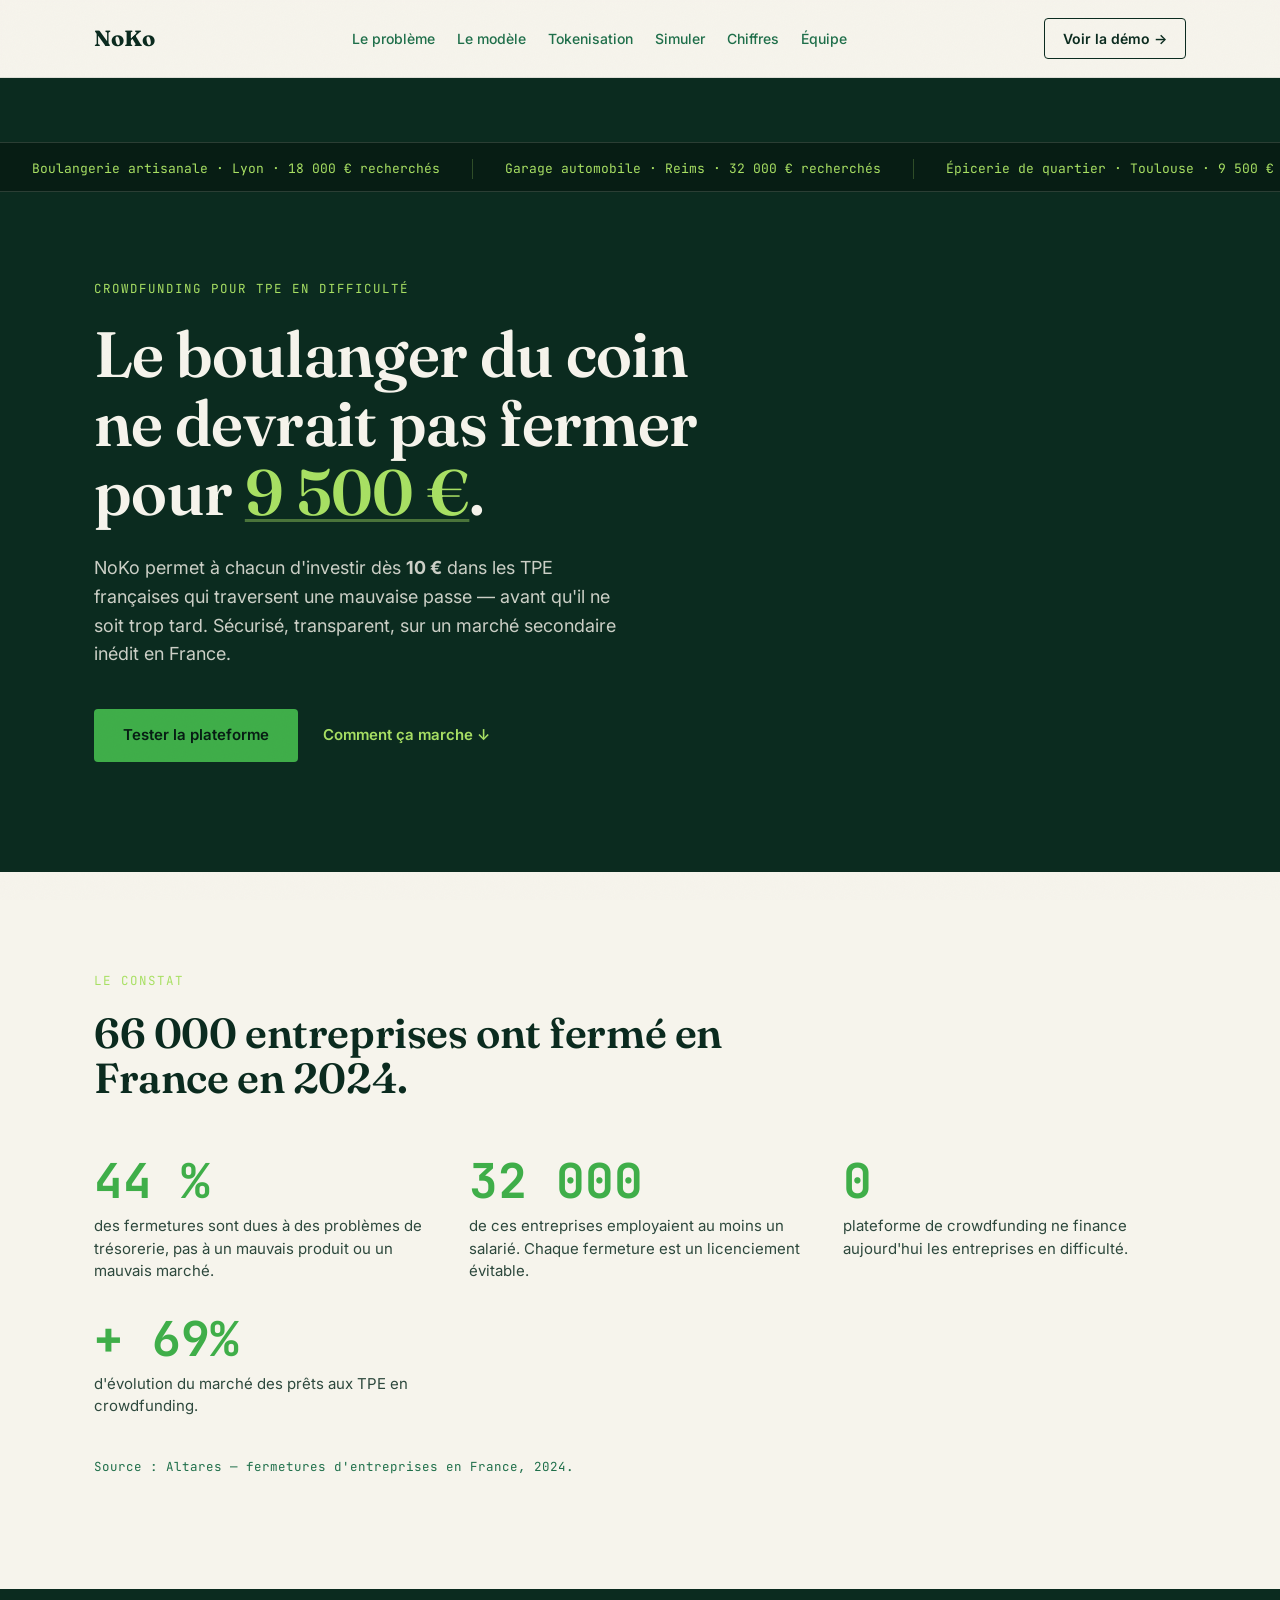
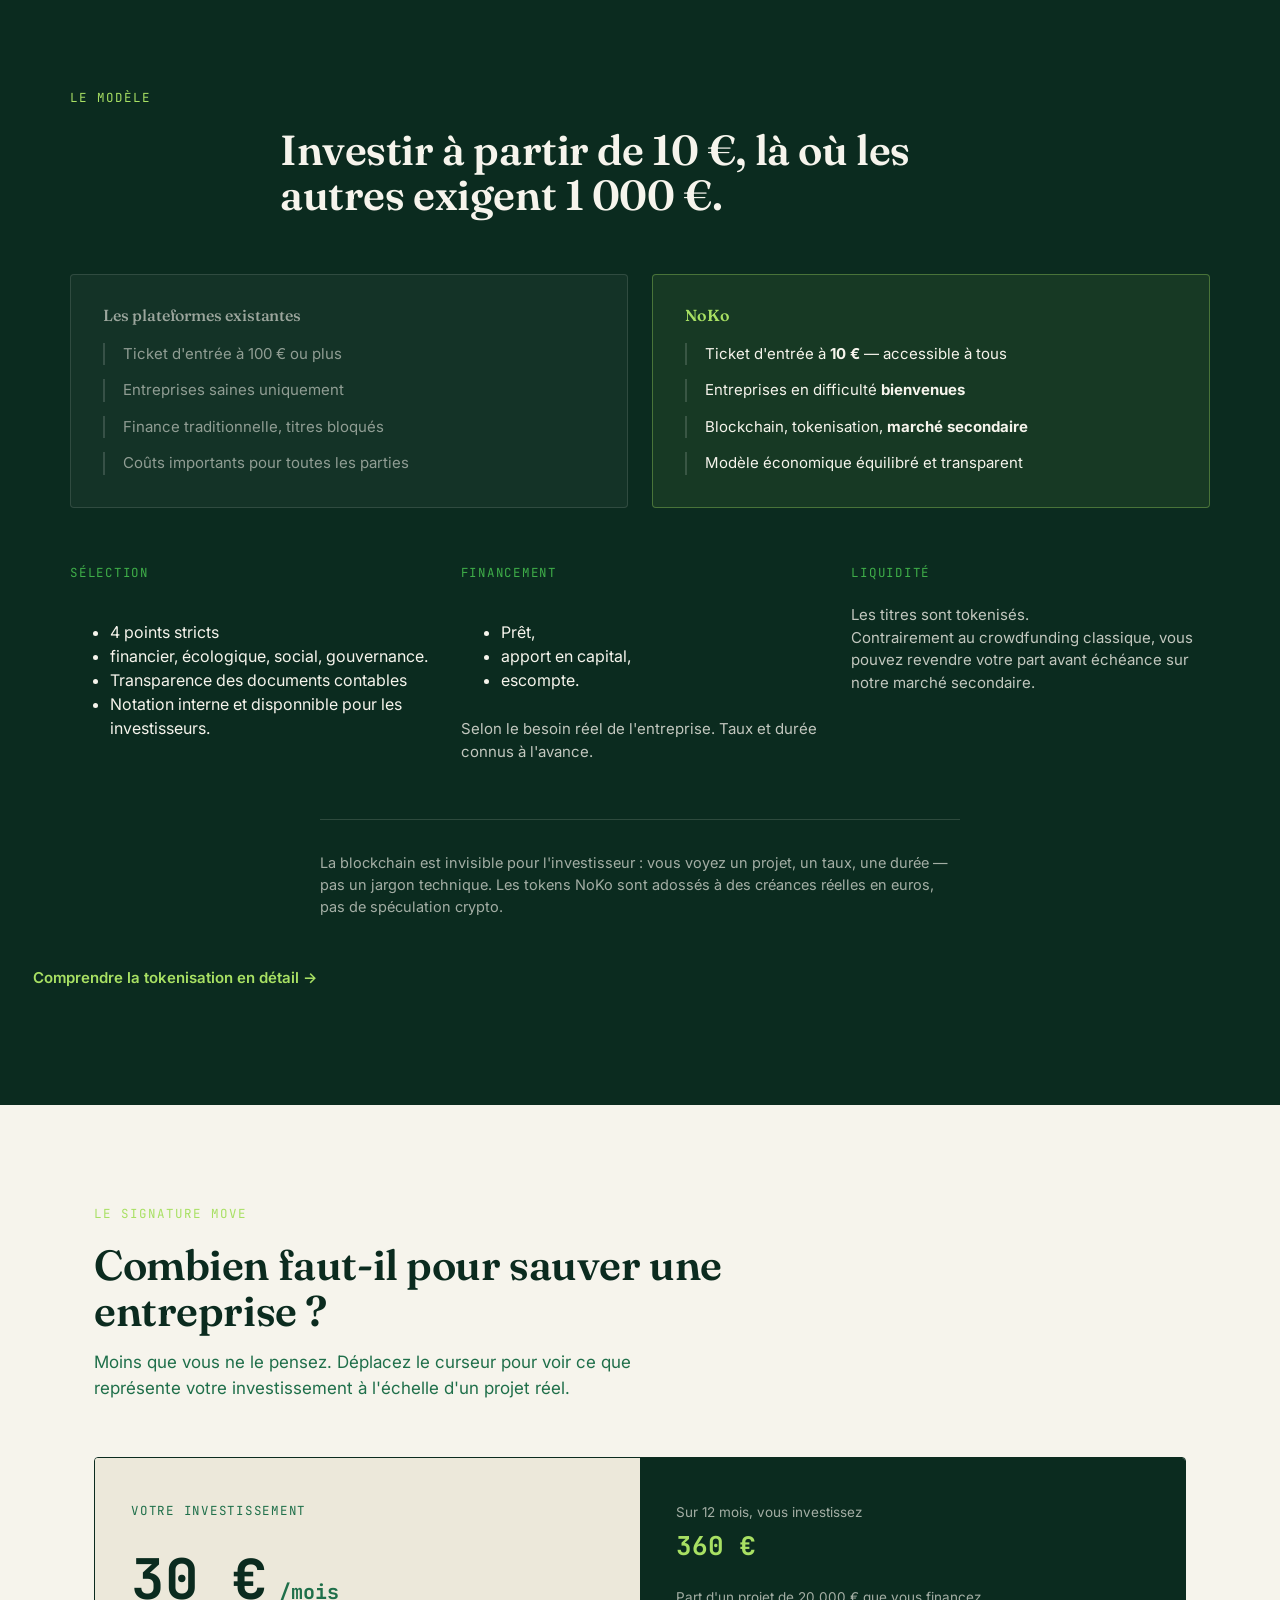
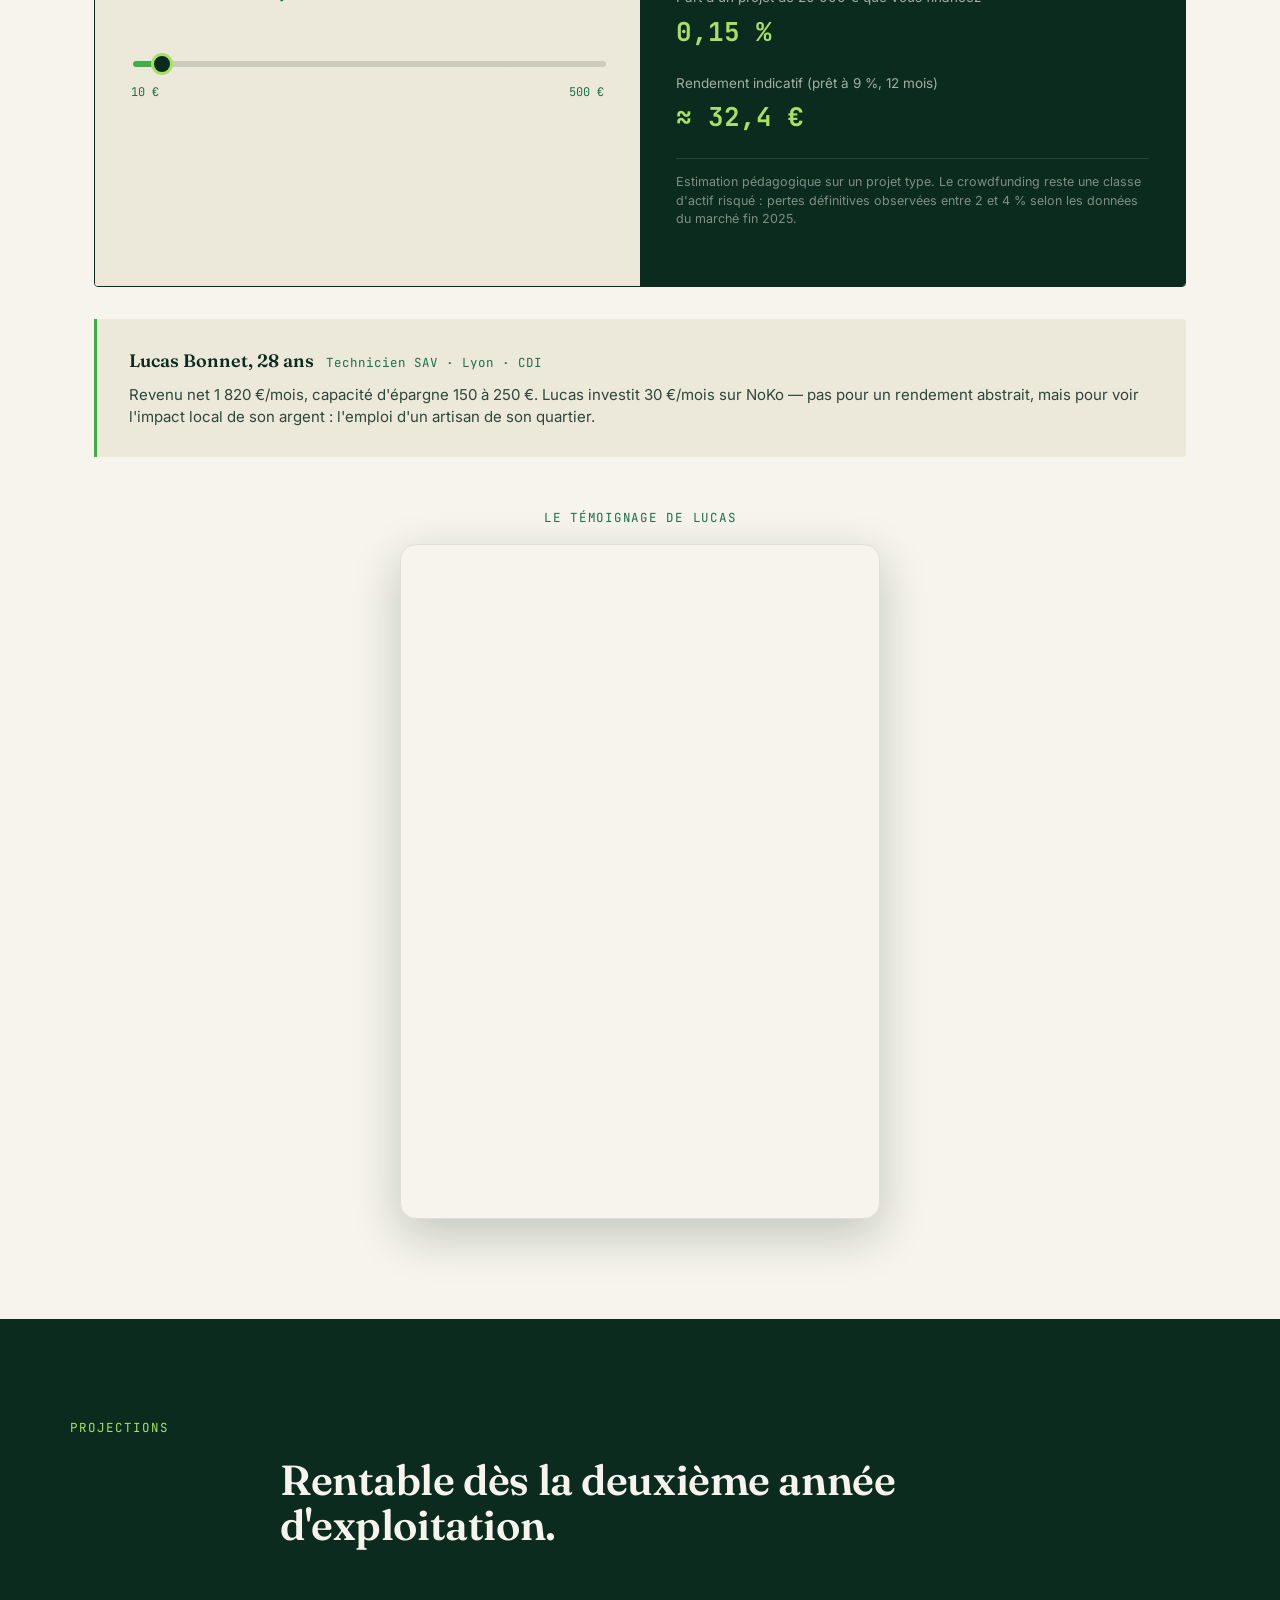
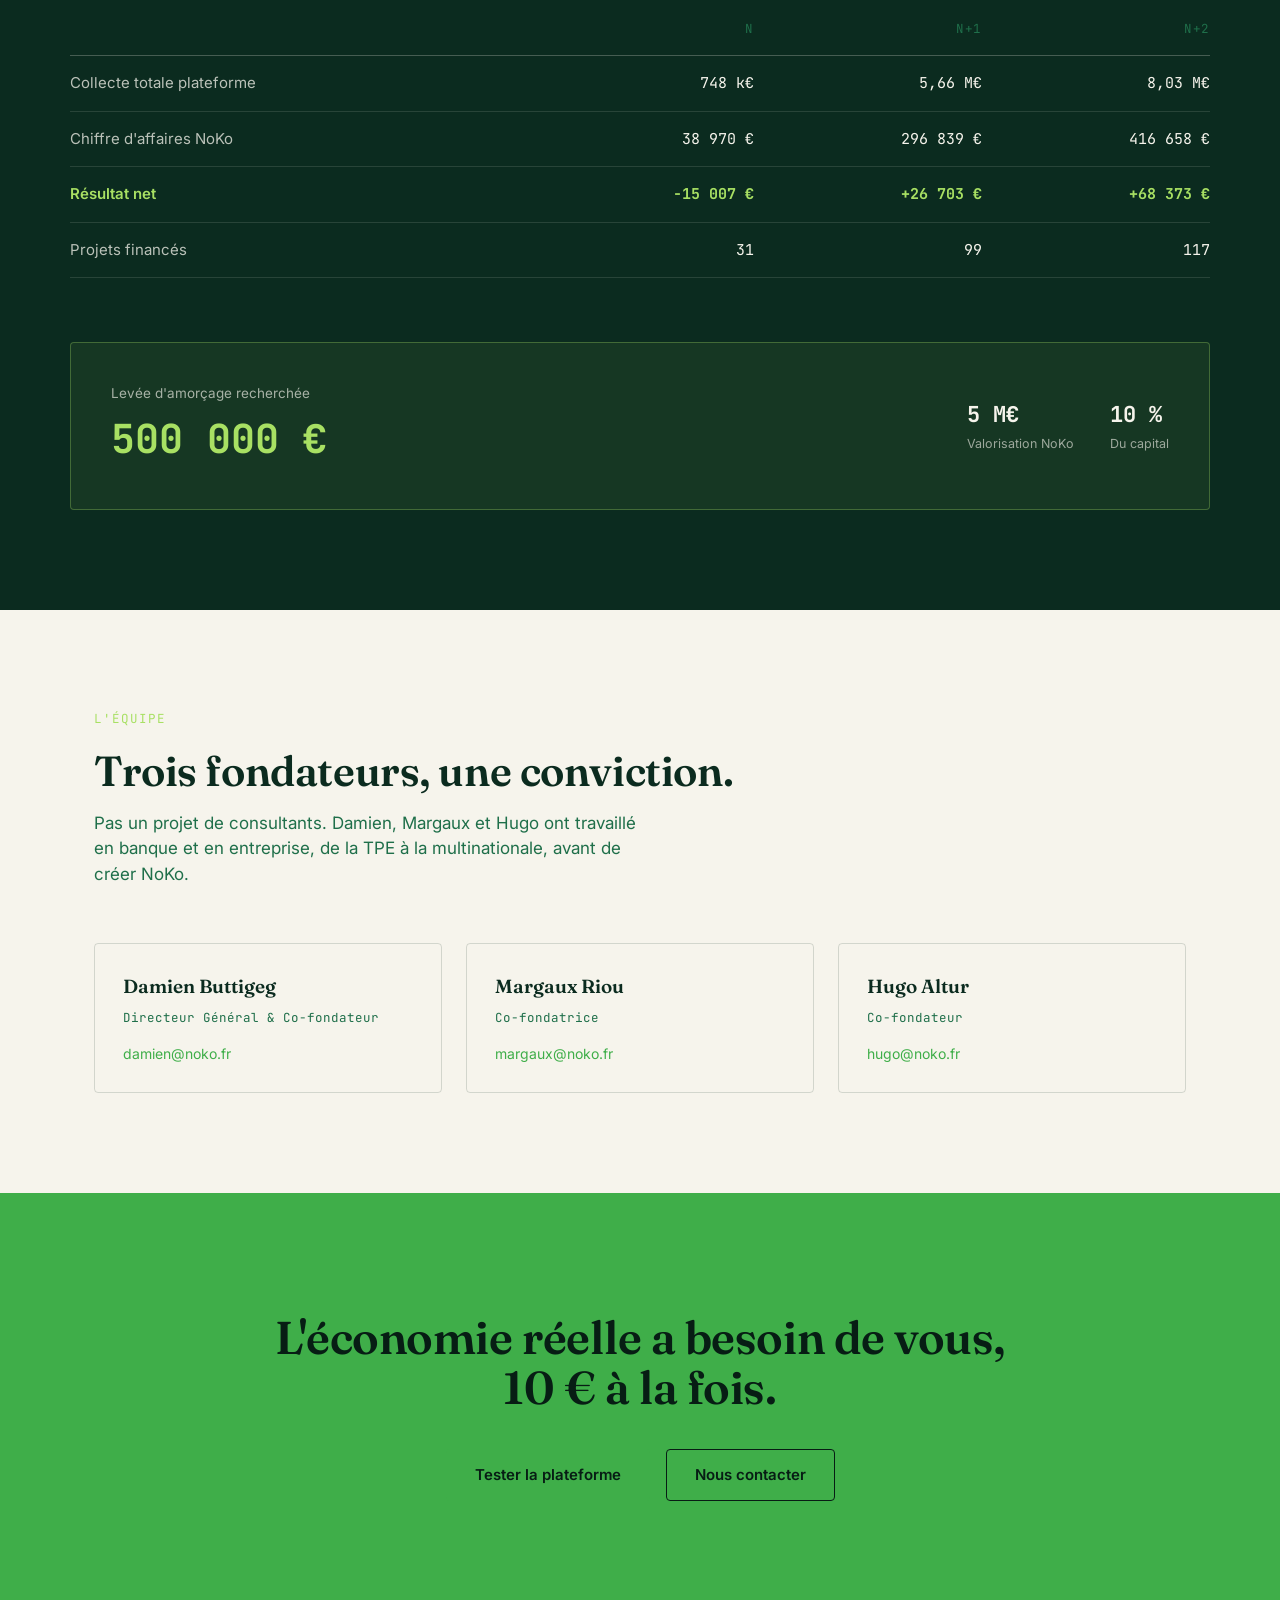
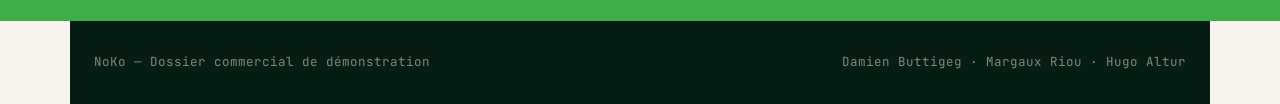
<file: index.html>
<!DOCTYPE html>
<html lang="fr">
<head>
<meta charset="UTF-8">
<meta name="viewport" content="width=device-width, initial-scale=1.0">
<title>NoKo — Investir à partir de 10 €</title>
<meta name="description" content="NoKo finance les TPE françaises en difficulté grâce à un crowdfunding accessible dès 10 €, sécurisé par la blockchain.">
<link rel="preconnect" href="https://fonts.googleapis.com">
<link rel="preconnect" href="https://fonts.gstatic.com" crossorigin>
<link href="https://fonts.googleapis.com/css2?family=Fraunces:opsz,wght@9..144,300..900&family=Inter:wght@400;500;600;700&family=JetBrains+Mono:wght@400;500;700&display=swap" rel="stylesheet">
<link rel="stylesheet" href="style.css">
</head>
<body>

<div class="grain"></div>

<header class="nav">
  <div class="nav-inner">
    <a href="#top" class="logo">NoKo</a>
    <nav class="nav-links">
      <a href="#probleme">Le problème</a>
      <a href="#modele">Le modèle</a>
      <a href="tokenisation.html">Tokenisation</a>
      <a href="#simulateur">Simuler</a>
      <a href="#chiffres">Chiffres</a>
      <a href="#equipe">Équipe</a>
    </nav>
    <a href="demo/" class="btn btn-ghost nav-cta">Voir la démo →</a>
  </div>
</header>

<main id="top">

  <!-- HERO -->
  <section class="hero">
    <div class="hero-ticker" aria-hidden="true">
      <div class="ticker-track">
        <span>Boulangerie artisanale · Lyon · 18 000 € recherchés</span>
        <span>Garage automobile · Reims · 32 000 € recherchés</span>
        <span>Épicerie de quartier · Toulouse · 9 500 € recherchés</span>
        <span>Exploitation agricole · Gers · 45 000 € recherchés</span>
        <span>Atelier de menuiserie · Nantes · 21 000 € recherchés</span>
        <span>Boutique de jeux de société · Cambrai · 23 000 € recherchés</span>
        <span>Salon de coiffure · Brest · 7 200 € recherchés</span>
        <span>Boulangerie artisanale · Lyon · 18 000 € recherchés</span>
        <span>Garage automobile · Reims · 32 000 € recherchés</span>
        <span>Épicerie de quartier · Toulouse · 9 500 € recherchés</span>
        <span>Exploitation agricole · Gers · 45 000 € recherchés</span>
        <span>Atelier de menuiserie · Nantes · 21 000 € recherchés</span>
        <span>Salon de coiffure · Brest · 7 200 € recherchés</span>
      </div>
    </div>

    <div class="hero-content">
      <p class="eyebrow">Crowdfunding pour TPE en difficulté</p>
      <h1>Le boulanger du coin<br>ne devrait pas fermer<br>pour <span class="underline-acid">9 500 €</span>.</h1>
      <p class="hero-sub">NoKo permet à chacun d'investir dès <strong>10 €</strong> dans les TPE françaises qui traversent une mauvaise passe — avant qu'il ne soit trop tard. Sécurisé, transparent, sur un marché secondaire inédit en France.</p>
      <div class="hero-actions">
        <a href="demo/" class="btn btn-primary">Tester la plateforme</a>
        <a href="#modele" class="btn btn-text">Comment ça marche ↓</a>
      </div>
    </div>
  </section>

  <!-- LE PROBLEME -->
  <section class="section" id="probleme">
    <p class="eyebrow">Le constat</p>
    <h2>66 000 entreprises ont fermé en France en 2024.</h2>
    <div class="stat-row">
      <div class="stat-block">
        <span class="stat-num">44 %</span>
        <span class="stat-label">des fermetures sont dues à des problèmes de trésorerie, pas à un mauvais produit ou un mauvais marché.</span>
      </div>
      <div class="stat-block">
        <span class="stat-num">32 000</span>
        <span class="stat-label">de ces entreprises employaient au moins un salarié. Chaque fermeture est un licenciement évitable.</span>
      </div>
      <div class="stat-block">
        <span class="stat-num">0</span>
        <span class="stat-label">plateforme de crowdfunding ne finance aujourd'hui les entreprises en difficulté. </span>
      </div>
       <div class="stat-block">
        <span class="stat-num">+ 69%</span>
        <span class="stat-label">d'évolution du marché des prêts aux TPE en crowdfunding. </span>
      </div>
    </div>
    <p class="section-note">Source : Altares — fermetures d'entreprises en France, 2024.</p>
  </section>

  <!-- LE MODELE -->
  <section class="section section-dark" id="modele">
    <p class="eyebrow">Le modèle</p>
    <h2>Investir à partir de 10 €, là où les autres exigent 1 000 €.</h2>

    <div class="compare">
      <div class="compare-col compare-them">
        <h3>Les plateformes existantes</h3>
        <ul>
          <li>Ticket d'entrée à 100 € ou plus</li>
          <li>Entreprises saines uniquement</li>
          <li>Finance traditionnelle, titres bloqués</li>
          <li>Coûts importants pour toutes les parties</li>
        </ul>
      </div>
      <div class="compare-col compare-us">
        <h3>NoKo</h3>
        <ul>
          <li>Ticket d'entrée à <strong>10 €</strong> — accessible à tous</li>
          <li>Entreprises en difficulté <strong>bienvenues</strong></li>
          <li>Blockchain, tokenisation, <strong>marché secondaire</strong></li>
          <li>Modèle économique équilibré et transparent</li>
        </ul>
      </div>
    </div>
        
    <div class="how-step">
      <div class="stat-row">
        <div class="stat-block">
         <span class="how-num">Sélection</span>
            <ul>
              <li>4 points stricts</li>
              <li>financier, écologique, social, gouvernance.</li>
              <li>Transparence des documents contables</li>
              <li>Notation interne et disponnible pour les investisseurs.<br></li>
              </ul>   
            </div>
           
         <div class="stat-block">   
          <span class="how-num">Financement</span>
          <ul>
              <li>Prêt, </li>
              <li>apport en capital,</li> 
              <li>escompte.</li> 
          </ul>
            <p>Selon le besoin réel de l'entreprise. Taux et durée connus à l'avance.<br></p>
         </div>
   
         <div class="stat-block">
         <span class="how-num">Liquidité</span>
          <p>Les titres sont tokenisés. <br> Contrairement au crowdfunding classique, vous pouvez revendre votre part avant échéance sur notre marché secondaire.<br></p>
         </div>
      </div>
     </div>


    <p class="blockchain-note">La blockchain est invisible pour l'investisseur : vous voyez un projet, un taux, une durée — pas un jargon technique. Les tokens NoKo sont adossés à des créances réelles en euros, pas de spéculation crypto.</p>
    <a href="tokenisation.html" class="btn btn-text tokenisation-link">Comprendre la tokenisation en détail →</a>
  </section>

  <!-- SIMULATEUR -->
  <section class="section" id="simulateur">
    <p class="eyebrow">Le signature move</p>
    <h2>Combien faut-il pour sauver une entreprise ?</h2>
    <p class="section-intro">Moins que vous ne le pensez. Déplacez le curseur pour voir ce que représente votre investissement à l'échelle d'un projet réel.</p>

    <div class="simulator">
      <div class="simulator-input">
        <label for="amount-slider">Votre investissement</label>
        <div class="amount-display"><span id="amount-value">30</span> €<span class="amount-period"> /mois</span></div>
        <input type="range" id="amount-slider" min="10" max="500" step="10" value="30">
        <div class="slider-bounds"><span>10 €</span><span>500 €</span></div>
      </div>

      <div class="simulator-output">
        <div class="output-line">
          <span class="output-label">Sur 12 mois, vous investissez</span>
          <span class="output-value" id="out-total">360 €</span>
        </div>
        <div class="output-line">
          <span class="output-label">Part d'un projet de 20 000 € que vous financez</span>
          <span class="output-value" id="out-share">0,15 %</span>
        </div>
        <div class="output-line">
          <span class="output-label">Rendement indicatif (prêt à 9 %, 12 mois)</span>
          <span class="output-value" id="out-yield">≈ 32,40 €</span>
        </div>
        <p class="output-disclaimer">Estimation pédagogique sur un projet type. Le crowdfunding reste une classe d'actif risqué : pertes définitives observées entre 2 et 4 % selon les données du marché fin 2025.</p>
      </div>
    </div>

    <div class="persona-card">
      <div class="persona-head">
        <span class="persona-name">Lucas Bonnet, 28 ans</span>
        <span class="persona-role">Technicien SAV · Lyon · CDI</span>
      </div>
      <p>Revenu net 1 820 €/mois, capacité d'épargne 150 à 250 €. Lucas investit 30 €/mois sur NoKo — pas pour un rendement abstrait, mais pour voir l'impact local de son argent : l'emploi d'un artisan de son quartier.</p>
    </div>

    <div class="testimonial-video-wrap">
      <p class="testimonial-eyebrow">Le témoignage de Lucas</p>
      <div class="testimonial-video-frame">
        <iframe
          src="https://app.heygen.com/embeds/beaf5cc6594c4f32a9aae3838a8b5706"
          title="Témoignage Lucas Bonnet — investisseur NoKo"
          allow="autoplay; fullscreen"
          allowfullscreen
          loading="lazy">
        </iframe>
      </div>
    </div>
  </section>

  <!-- CHIFFRES -->
  <section class="section section-dark" id="chiffres">
    <p class="eyebrow">Projections</p>
    <h2>Rentable dès la deuxième année d'exploitation.</h2>

    <div class="numbers-table">
      <div class="numbers-row numbers-head">
        <span></span><span>N</span><span>N+1</span><span>N+2</span>
      </div>
      <div class="numbers-row">
        <span>Collecte totale plateforme</span><span>748 k€</span><span>5,66 M€</span><span>8,03 M€</span>
      </div>
      <div class="numbers-row">
        <span>Chiffre d'affaires NoKo</span><span>38 970 €</span><span>296 839 €</span><span>416 658 €</span>
      </div>
      <div class="numbers-row numbers-highlight">
        <span>Résultat net</span><span>−15 007 €</span><span>+26 703 €</span><span>+68 373 €</span>
      </div>
      <div class="numbers-row">
        <span>Projets financés</span><span>31</span><span>99</span><span>117</span>
      </div>
    </div>

    <div class="ask-card">
      <div class="ask-main">
        <span class="ask-label">Levée d'amorçage recherchée</span>
        <span class="ask-amount">500 000 €</span>
      </div>
      <div class="ask-details">
        <div><span class="ask-num">5 M€</span><span>Valorisation NoKo</span></div>
        <div><span class="ask-num">10 %</span><span>Du capital</span></div>
      </div>
    </div>
  </section>

  <!-- EQUIPE -->
  <section class="section" id="equipe">
    <p class="eyebrow">L'équipe</p>
    <h2>Trois fondateurs, une conviction.</h2>
    <p class="section-intro">Pas un projet de consultants. Damien, Margaux et Hugo ont travaillé en banque et en entreprise, de la TPE à la multinationale, avant de créer NoKo.</p>

    <div class="team-grid">
      <div class="team-card">
        <span class="team-name">Damien Buttigeg</span>
        <span class="team-role">Directeur Général &amp; Co-fondateur</span>
        <a href="mailto:damien@noko.fr">damien@noko.fr</a>
      </div>
      <div class="team-card">
        <span class="team-name">Margaux Riou</span>
        <span class="team-role">Co-fondatrice</span>
        <a href="mailto:margaux@noko.fr">margaux@noko.fr</a>
      </div>
      <div class="team-card">
        <span class="team-name">Hugo Altur</span>
        <span class="team-role">Co-fondateur</span>
        <a href="mailto:hugo@noko.fr">hugo@noko.fr</a>
      </div>
    </div>
  </section>

  <!-- CTA FINAL -->
  <section class="cta-final">
    <h2>L'économie réelle a besoin de vous,<br>10 € à la fois.</h2>
    <div class="hero-actions">
      <a href="demo/" class="btn btn-primary">Tester la plateforme</a>
      <a href="mailto:damien@noko.fr"; href="mailto:damienbuttigeg@gmail.com" class="btn btn-ghost">Nous contacter</a>
    </div>
  </section>

</main>

<footer class="footer">
  <span>NoKo — Dossier commercial de démonstration</span>
  <span>Damien Buttigeg · Margaux Riou · Hugo Altur</span>
</footer>

<script src="script.js"></script>
</body>
</html>
</file>
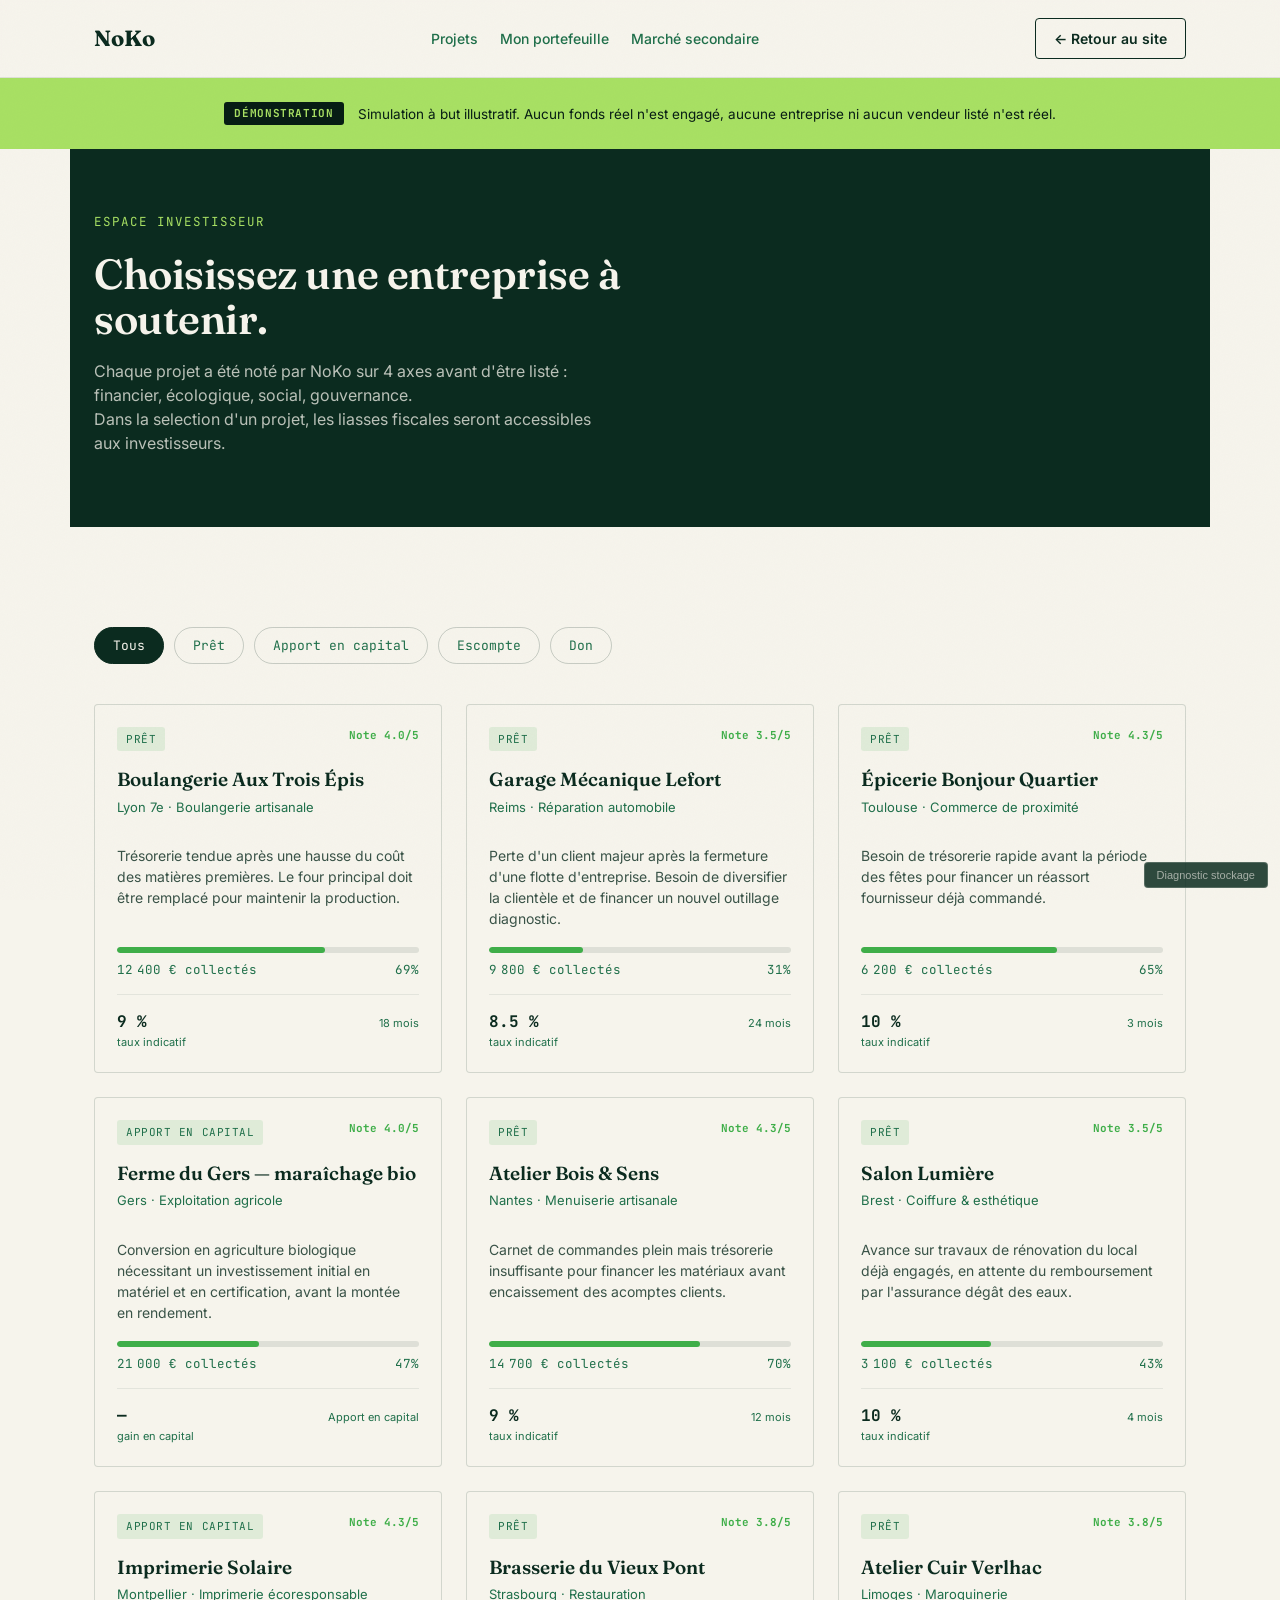
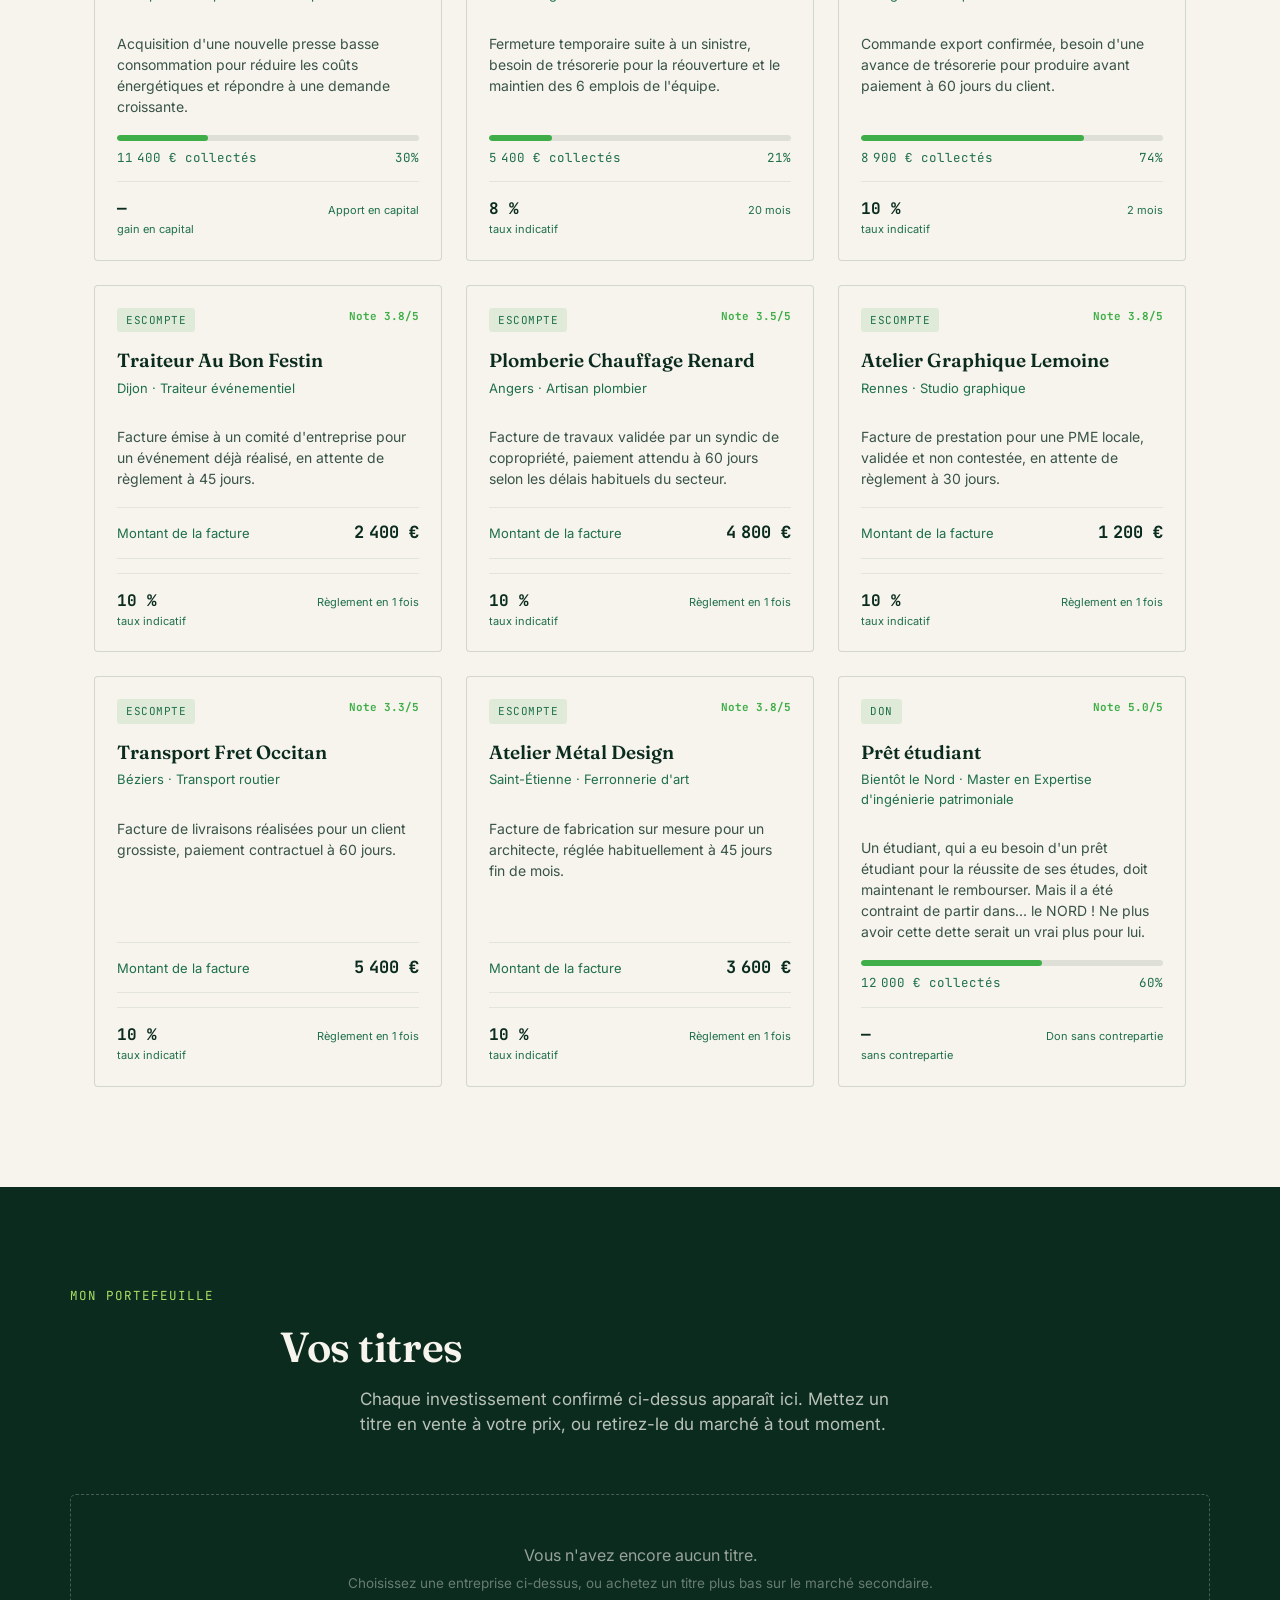
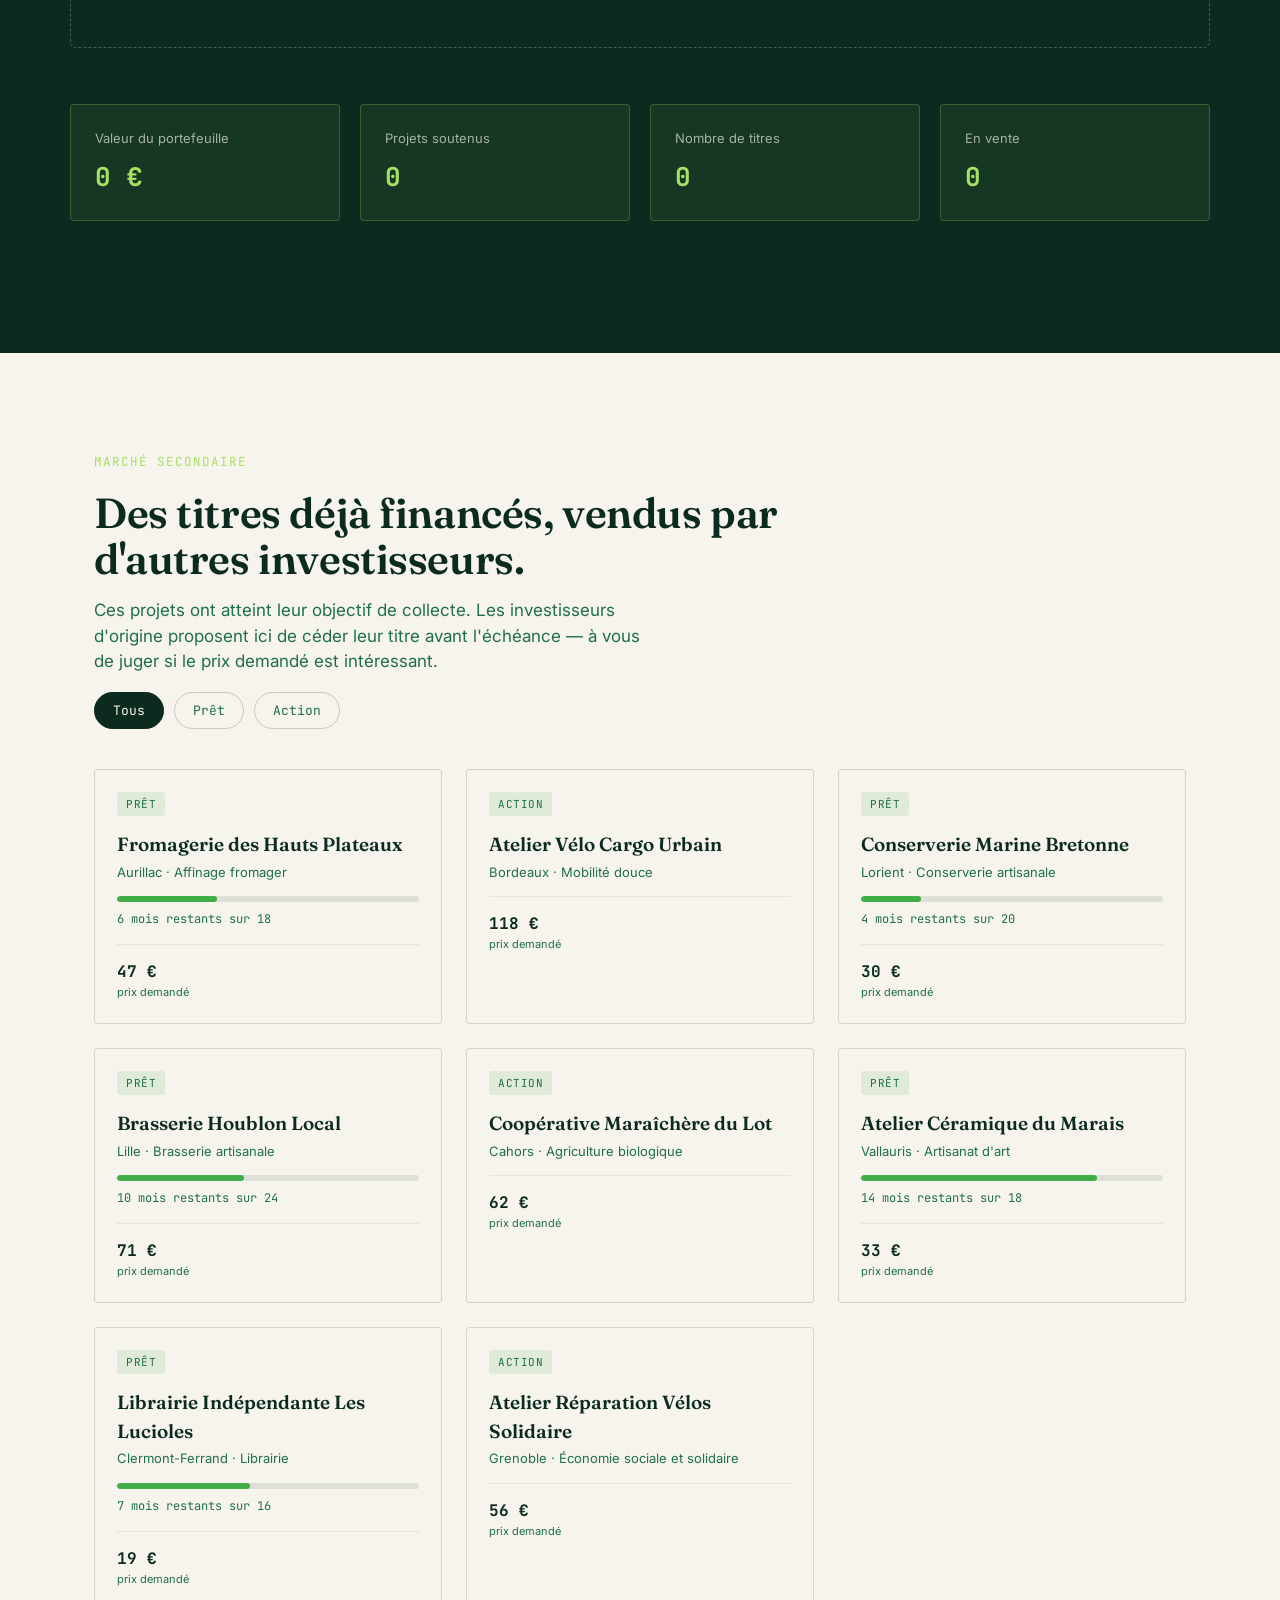
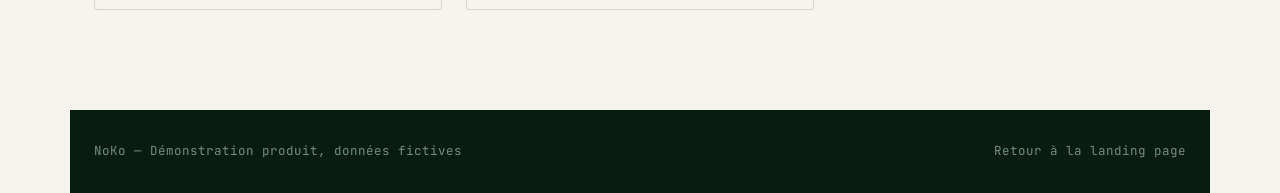
<file: demo/index.html>
<!DOCTYPE html>
<html lang="fr">
<head>
<meta charset="UTF-8">
<meta name="viewport" content="width=device-width, initial-scale=1.0">
<title>Démo — NoKo</title>
<meta name="description" content="Démonstration de la plateforme NoKo : parcourez des projets de TPE en difficulté, investissez et échangez vos titres sur le marché secondaire.">
<link rel="preconnect" href="https://fonts.googleapis.com">
<link rel="preconnect" href="https://fonts.gstatic.com" crossorigin>
<link href="https://fonts.googleapis.com/css2?family=Fraunces:opsz,wght@9..144,300..900&family=Inter:wght@400;500;600;700&family=JetBrains+Mono:wght@400;500;700&display=swap" rel="stylesheet">
<link rel="stylesheet" href="../style.css">
<link rel="stylesheet" href="demo.css">
<link rel="stylesheet" href="portefeuille.css">
</head>
<body>

<div class="grain"></div>

<header class="nav">
  <div class="nav-inner">
    <a href="../" class="logo">NoKo</a>
    <nav class="nav-links">
      <a href="#projets">Projets</a>
      <a href="#mes-titres">Mon portefeuille</a>
      <a href="#marche-secondaire">Marché secondaire</a>
    </nav>
    <a href="../" class="btn btn-ghost nav-cta">← Retour au site</a>
  </div>
</header>

<main>
  <section class="demo-banner">
    <span class="demo-tag">Démonstration</span>
    <p>Simulation à but illustratif. Aucun fonds réel n'est engagé, aucune entreprise ni aucun vendeur listé n'est réel.</p>
  </section>

  <section class="demo-hero">
    <p class="eyebrow">Espace investisseur</p>
    <h1>Choisissez une entreprise à soutenir.</h1>
    <p class="hero-sub-light">
      Chaque projet a été noté par NoKo sur 4 axes avant d'être listé : financier, écologique, social, gouvernance.<br> 
      Dans la selection d'un projet, les liasses fiscales seront accessibles aux investisseurs.</p>
  </section>

  <!-- PROJETS -->
  <section class="section" id="projets">
    <div class="filters">
      <button class="filter-chip active" data-filter="tous">Tous</button>
      <button class="filter-chip" data-filter="pret">Prêt</button>
      <button class="filter-chip" data-filter="capital">Apport en capital</button>
      <button class="filter-chip" data-filter="escompte">Escompte</button>
      <button class="filter-chip" data-filter="don">Don</button>
    </div>

    <div class="project-grid" id="project-grid"></div>
  </section>

  <!-- Modal projet / investissement -->
  <div class="modal-overlay" id="modal-overlay">
    <div class="modal" role="dialog" aria-modal="true" aria-labelledby="modal-title">
      <button class="modal-close" id="modal-close" aria-label="Fermer">×</button>
      <div id="modal-content"></div>
    </div>
  </div>

  <!-- MES TITRES -->
  <section class="section section-dark" id="mes-titres">
    <p class="eyebrow">Mon portefeuille</p>
    <h2>Vos titres</h2>
    <p class="section-intro">Chaque investissement confirmé ci-dessus apparaît ici. Mettez un titre en vente à votre prix, ou retirez-le du marché à tout moment.</p>

    <div id="holdings-empty" class="portfolio-empty">
      <p>Vous n'avez encore aucun titre.</p>
      <p class="portfolio-empty-sub">Choisissez une entreprise ci-dessus, ou achetez un titre plus bas sur le marché secondaire.</p>
    </div>

    <div id="holdings-summary" class="portfolio-summary" hidden>
      <div class="summary-card">
        <span class="summary-label">Valeur du portefeuille</span>
        <span class="summary-value" id="holdings-total">0 €</span>
      </div>
      <div class="summary-card">
        <span class="summary-label">Projets soutenus</span>
        <span class="summary-value" id="holdings-count">0</span>
      </div>
      <div class="summary-card">
        <span class="summary-label">Nombre de titres</span>
        <span class="summary-value" id="holdings-titres">0</span>
      </div>
      <div class="summary-card">
        <span class="summary-label">En vente</span>
        <span class="summary-value" id="holdings-on-sale">0</span>
      </div>
    </div>

    <div id="holdings-list" class="holdings-list"></div>
  </section>

  <!-- Modal mise en vente -->
  <div class="modal-overlay" id="sell-modal-overlay">
    <div class="modal" role="dialog" aria-modal="true" aria-labelledby="sell-modal-title">
      <button class="modal-close" id="sell-modal-close" aria-label="Fermer">×</button>
      <div id="sell-modal-content"></div>
    </div>
  </div>

  <!-- MARCHE SECONDAIRE -->
  <section class="section" id="marche-secondaire">
    <p class="eyebrow">Marché secondaire</p>
    <h2>Des titres déjà financés, vendus par d'autres investisseurs.</h2>
    <p class="section-intro">Ces projets ont atteint leur objectif de collecte. Les investisseurs d'origine proposent ici de céder leur titre avant l'échéance — à vous de juger si le prix demandé est intéressant.</p>

    <div class="filters" id="market-filters">
      <button class="filter-chip active" data-filter="tous">Tous</button>
      <button class="filter-chip" data-filter="pret">Prêt</button>
      <button class="filter-chip" data-filter="capital">Action</button>
    </div>

    <div class="market-grid" id="market-grid"></div>
  </section>

  <!-- Modal achat marché secondaire -->
  <div class="modal-overlay" id="buy-modal-overlay">
    <div class="modal" role="dialog" aria-modal="true" aria-labelledby="buy-modal-title">
      <button class="modal-close" id="buy-modal-close" aria-label="Fermer">×</button>
      <div id="buy-modal-content"></div>
    </div>
  </div>
</main>

<footer class="footer">
  <span>NoKo — Démonstration produit, données fictives</span>
  <span><a href="../">Retour à la landing page</a></span>
</footer>

<script src="portfolio-store.js?v=6"></script>
<script src="secondary-market.js?v=6"></script>
<script src="demo.js?v=6"></script>
<script src="portefeuille.js?v=6"></script>
</body>
</html>
</file>
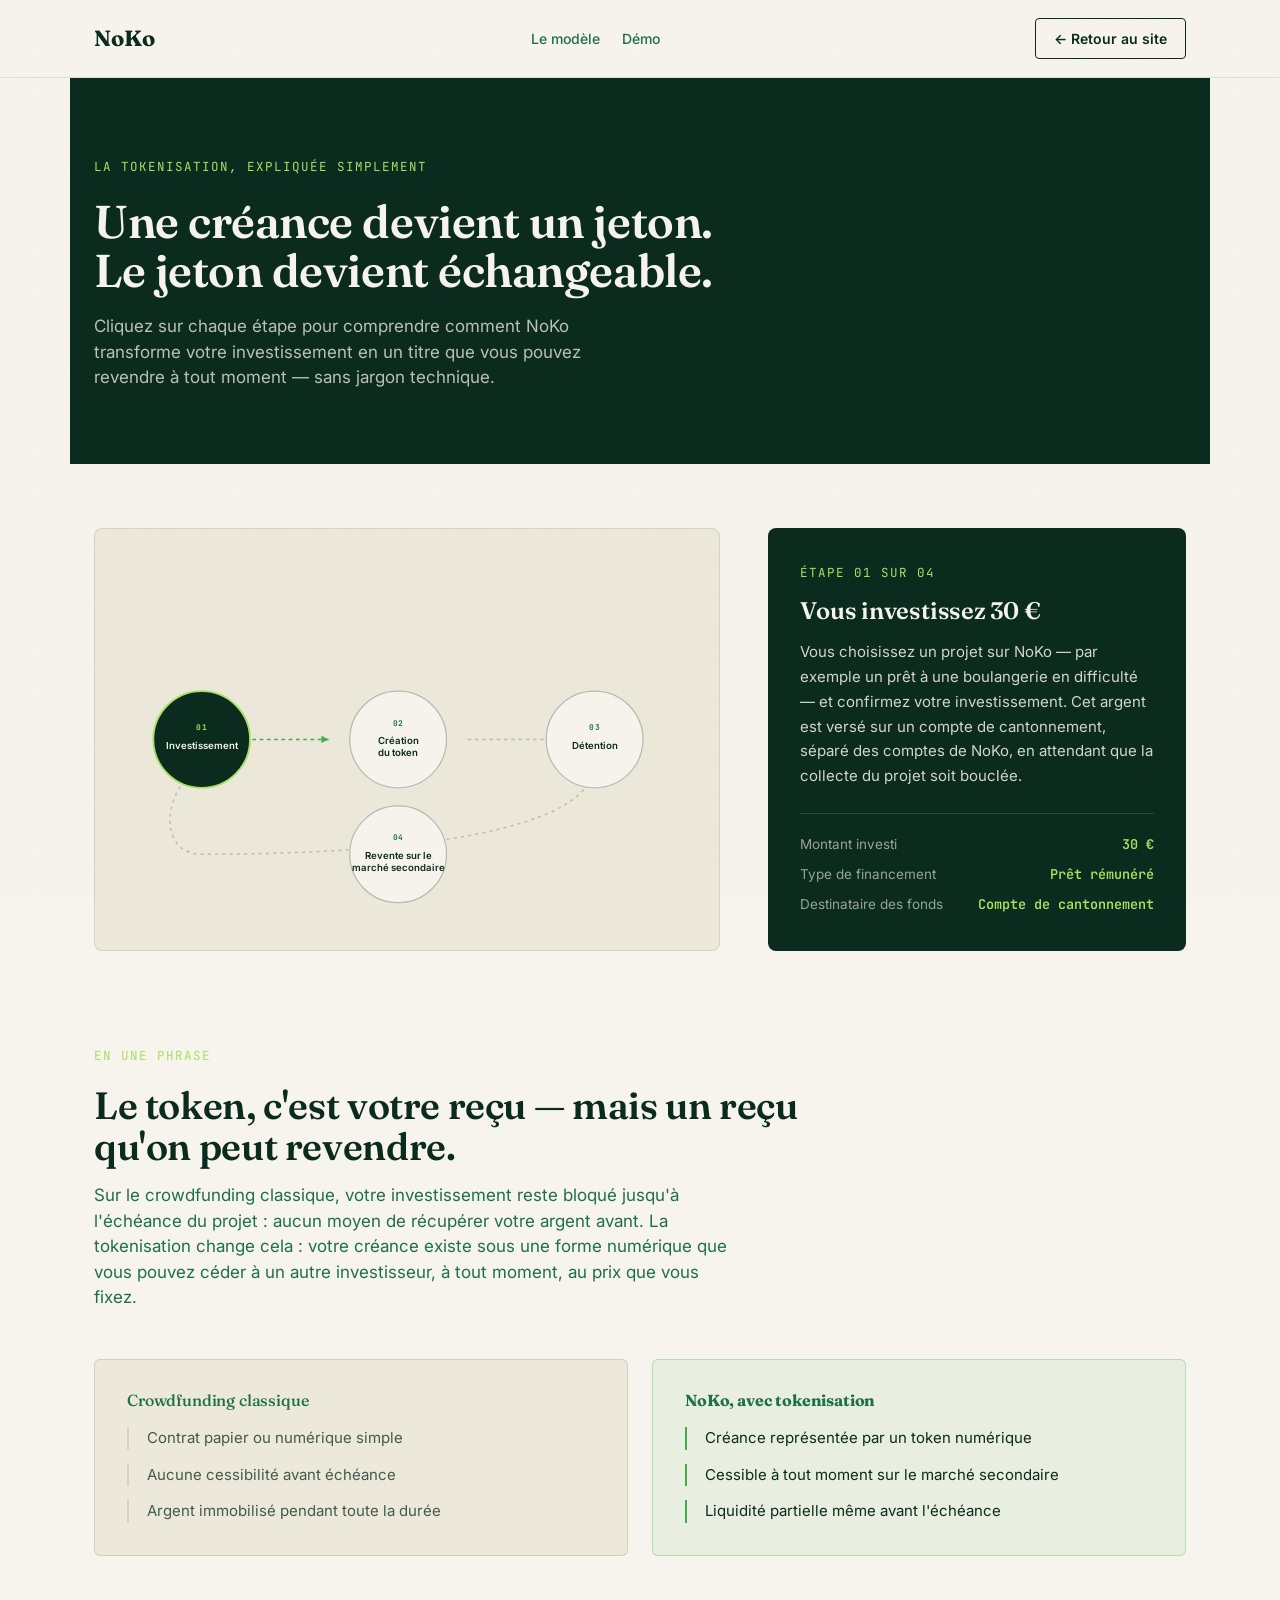
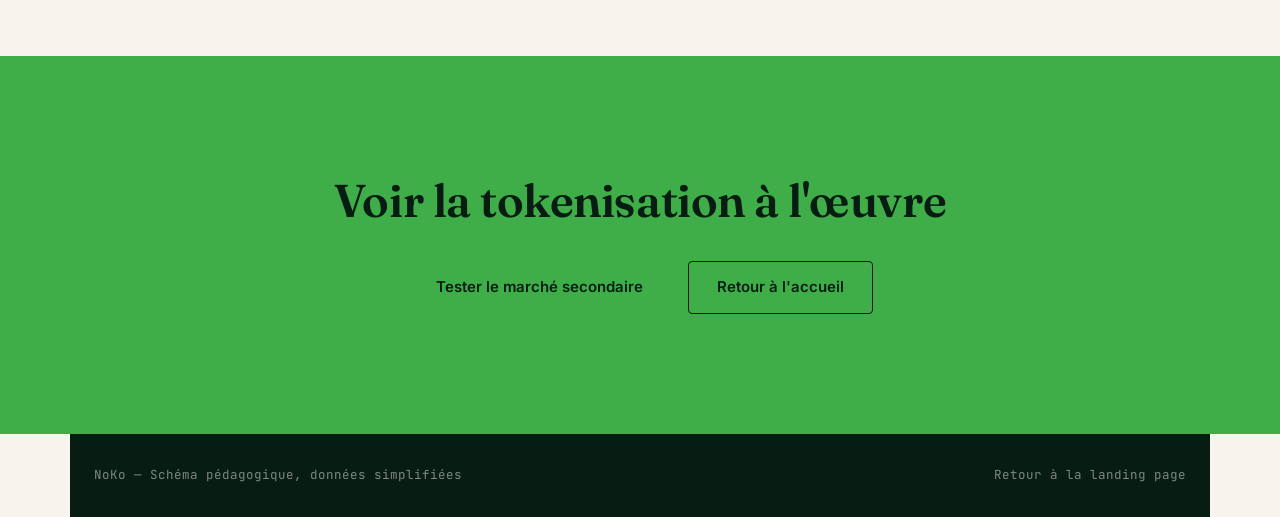
<file: tokenisation.html>
<!DOCTYPE html>
<html lang="fr">
<head>
<meta charset="UTF-8">
<meta name="viewport" content="width=device-width, initial-scale=1.0">
<title>Comprendre la tokenisation — NoKo</title>
<meta name="description" content="Schéma interactif expliquant comment NoKo transforme une créance en token échangeable sur un marché secondaire.">
<link rel="preconnect" href="https://fonts.googleapis.com">
<link rel="preconnect" href="https://fonts.gstatic.com" crossorigin>
<link href="https://fonts.googleapis.com/css2?family=Fraunces:opsz,wght@9..144,300..900&family=Inter:wght@400;500;600;700&family=JetBrains+Mono:wght@400;500;700&display=swap" rel="stylesheet">
<link rel="stylesheet" href="style.css">
<link rel="stylesheet" href="tokenisation.css">
</head>
<body>

<div class="grain"></div>

<header class="nav">
  <div class="nav-inner">
    <a href="./" class="logo">NoKo</a>
    <nav class="nav-links">
      <a href="./#modele">Le modèle</a>
      <a href="demo/">Démo</a>
    </nav>
    <a href="./" class="btn btn-ghost nav-cta">← Retour au site</a>
  </div>
</header>

<main>
  <section class="token-hero">
    <p class="eyebrow">La tokenisation, expliquée simplement</p>
    <h1>Une créance devient un jeton.<br>Le jeton devient échangeable.</h1>
    <p class="hero-sub-light">Cliquez sur chaque étape pour comprendre comment NoKo transforme votre investissement en un titre que vous pouvez revendre à tout moment — sans jargon technique.</p>
  </section>

  <section class="token-diagram-section">
    <div class="token-diagram-wrap">
      <svg id="token-svg" viewBox="0 0 980 460" xmlns="http://www.w3.org/2000/svg" role="img" aria-label="Schéma du cycle de tokenisation NoKo">
        <!-- Chemin de connexion entre les étapes -->
        <path d="M 150 230 L 360 230" class="flow-line" data-line="1"/>
        <path d="M 590 230 L 800 230" class="flow-line" data-line="2"/>
        <path d="M 800 270 C 800 380, 500 420, 150 420 C 80 420, 80 320, 150 270" class="flow-line flow-line-return" data-line="3"/>

        <!-- Flèches -->
        <polygon points="360,230 348,224 348,236" class="flow-arrow" data-arrow="1"/>
        <polygon points="800,230 788,224 788,236" class="flow-arrow" data-arrow="2"/>
        <polygon points="150,270 152,258 162,266" class="flow-arrow" data-arrow="3"/>

        <!-- Étape 1 : Investissement -->
        <g class="token-node" data-step="1" tabindex="0" role="button" aria-label="Étape 1 : Investissement">
          <circle cx="150" cy="230" r="80" class="node-circle"/>
          <text x="150" y="215" class="node-num">01</text>
          <text x="150" y="245" class="node-label">Investissement</text>
        </g>

        <!-- Étape 2 : Création du token -->
        <g class="token-node" data-step="2" tabindex="0" role="button" aria-label="Étape 2 : Création du token">
          <circle cx="475" cy="230" r="80" class="node-circle"/>
          <text x="475" y="207" class="node-num">02</text>
          <text x="475" y="237" class="node-label">Création</text>
          <text x="475" y="257" class="node-label">du token</text>
        </g>

        <!-- Étape 3 : Détention -->
        <g class="token-node" data-step="3" tabindex="0" role="button" aria-label="Étape 3 : Détention">
          <circle cx="800" cy="230" r="80" class="node-circle"/>
          <text x="800" y="215" class="node-num">03</text>
          <text x="800" y="245" class="node-label">Détention</text>
        </g>

        <!-- Étape 4 : Revente sur le marché secondaire -->
        <g class="token-node" data-step="4" tabindex="0" role="button" aria-label="Étape 4 : Revente sur le marché secondaire">
          <circle cx="475" cy="420" r="80" class="node-circle"/>
          <text x="475" y="397" class="node-num">04</text>
          <text x="475" y="427" class="node-label">Revente sur le</text>
          <text x="475" y="447" class="node-label">marché secondaire</text>
        </g>
      </svg>
    </div>

    <div class="token-detail" id="token-detail">
      <span class="token-detail-eyebrow">Cliquez sur une étape</span>
      <h2 id="token-detail-title">Découvrez le cycle complet</h2>
      <p id="token-detail-text">Le schéma ci-dessus suit le parcours d'un seul euro investi sur NoKo, de votre virement initial jusqu'à la revente éventuelle de votre titre à un autre investisseur. Cliquez sur l'étape 01 pour commencer.</p>
      <div class="token-detail-meta" id="token-detail-meta" hidden></div>
    </div>
  </section>

  <section class="token-summary">
    <p class="eyebrow">En une phrase</p>
    <h2>Le token, c'est votre reçu — mais un reçu qu'on peut revendre.</h2>
    <p class="section-intro">Sur le crowdfunding classique, votre investissement reste bloqué jusqu'à l'échéance du projet : aucun moyen de récupérer votre argent avant. La tokenisation change cela : votre créance existe sous une forme numérique que vous pouvez céder à un autre investisseur, à tout moment, au prix que vous fixez.</p>

    <div class="token-compare">
      <div class="token-compare-col token-compare-them">
        <h3>Crowdfunding classique</h3>
        <ul>
          <li>Contrat papier ou numérique simple</li>
          <li>Aucune cessibilité avant échéance</li>
          <li>Argent immobilisé pendant toute la durée</li>
        </ul>
      </div>
      <div class="token-compare-col token-compare-us">
        <h3>NoKo, avec tokenisation</h3>
        <ul>
          <li>Créance représentée par un token numérique</li>
          <li>Cessible à tout moment sur le marché secondaire</li>
          <li>Liquidité partielle même avant l'échéance</li>
        </ul>
      </div>
    </div>
  </section>

  <section class="cta-final">
    <h2>Voir la tokenisation à l'œuvre</h2>
    <div class="hero-actions">
      <a href="demo/" class="btn btn-primary">Tester le marché secondaire</a>
      <a href="./" class="btn btn-ghost">Retour à l'accueil</a>
    </div>
  </section>
</main>

<footer class="footer">
  <span>NoKo — Schéma pédagogique, données simplifiées</span>
  <span><a href="./">Retour à la landing page</a></span>
</footer>

<script src="tokenisation.js"></script>
</body>
</html>
</file>
<file: style.css>
/* ============================================
   NOKO — Design tokens
   ============================================ */
:root{
  --forest:      #0B2B1F;
  --forest-deep: #071D14;
  --green-mid:   #1F6F4A;
  --green-vivid: #3FAE49;
  --green-acid:  #A8E063;
  --cream:       #F6F4EC;
  --cream-dim:   #ECE8DA;
  --ink:         #0B2B1F;

  --font-display: "Fraunces", serif;
  --font-body: "Inter", sans-serif;
  --font-mono: "JetBrains Mono", monospace;

  --radius: 4px;
  --max-w: 1140px;
}

*{ box-sizing: border-box; }
html{ scroll-behavior: smooth; }

body{
  margin: 0;
  background: var(--cream);
  color: var(--ink);
  font-family: var(--font-body);
  font-size: 16px;
  line-height: 1.5;
  -webkit-font-smoothing: antialiased;
}

a{ color: inherit; text-decoration: none; }

h1, h2, h3{
  font-family: var(--font-display);
  font-weight: 600;
  line-height: 1.08;
  margin: 0;
  letter-spacing: -0.01em;
}

::selection{ background: var(--green-acid); color: var(--forest-deep); }

:focus-visible{
  outline: 2px solid var(--green-vivid);
  outline-offset: 3px;
}

/* Subtle grain overlay for warmth, not decoration */
.grain{
  position: fixed; inset: 0; pointer-events: none; z-index: 999;
  opacity: 0.025; mix-blend-mode: multiply;
  background-image: url("data:image/svg+xml,%3Csvg xmlns='http://www.w3.org/2000/svg' width='100' height='100'%3E%3Cfilter id='n'%3E%3CfeTurbulence type='fractalNoise' baseFrequency='0.9' numOctaves='2'/%3E%3C/filter%3E%3Crect width='100%25' height='100%25' filter='url(%23n)'/%3E%3C/svg%3E");
}

@media (prefers-reduced-motion: reduce){
  *{ animation-duration: 0.01ms !important; transition-duration: 0.01ms !important; }
}

/* ============================================
   NAV
   ============================================ */
.nav{
  position: sticky; top: 0; z-index: 100;
  background: rgba(246,244,236,0.92);
  backdrop-filter: blur(8px);
  border-bottom: 1px solid rgba(11,43,31,0.1);
}
.nav-inner{
  max-width: var(--max-w); margin: 0 auto;
  display: flex; align-items: center; justify-content: space-between;
  padding: 18px 24px;
}
.logo{
  font-family: var(--font-display);
  font-weight: 700; font-size: 22px;
  color: var(--forest);
}
.nav-links{ display: flex; gap: 22px; }
.nav-links a{
  font-size: 14px; font-weight: 500;
  color: var(--green-mid);
  transition: color 0.15s;
}
.nav-links a:hover{ color: var(--forest); }
.nav-cta{ font-size: 14px !important; padding: 9px 18px !important; }

@media (max-width: 760px){
  .nav-links{ display: none; }
}

/* ============================================
   BUTTONS
   ============================================ */
.btn{
  display: inline-flex; align-items: center; justify-content: center;
  padding: 14px 28px;
  font-family: var(--font-body); font-weight: 600; font-size: 15px;
  border-radius: var(--radius);
  border: 1.5px solid transparent;
  cursor: pointer;
  transition: transform 0.15s, background 0.15s, color 0.15s, border-color 0.15s;
}
.btn:disabled{ opacity: 0.5; cursor: not-allowed; transform: none !important; }
.btn-primary{
  background: var(--green-vivid); color: var(--forest-deep);
}
.btn-primary:hover{ background: var(--green-acid); transform: translateY(-1px); }

.btn-ghost{
  background: transparent; border-color: var(--forest);
  color: var(--forest);
}
.btn-ghost:hover{ background: var(--forest); color: var(--cream); }

.btn-text{
  color: var(--green-mid); padding: 14px 8px;
}
.btn-text:hover{ color: var(--forest); }

/* ============================================
   HERO
   ============================================ */
.hero{
  position: relative;
  padding-top: 64px;
  overflow: hidden;
  background: var(--forest);
  color: var(--cream);
}

.hero-ticker{
  border-top: 1px solid rgba(246,244,236,0.15);
  border-bottom: 1px solid rgba(246,244,236,0.15);
  overflow: hidden;
  white-space: nowrap;
  padding: 12px 0;
  background: var(--forest-deep);
}
.ticker-track{
  display: inline-flex;
  animation: ticker 38s linear infinite;
}
.ticker-track span{
  font-family: var(--font-mono);
  font-size: 13px;
  color: var(--green-acid);
  padding: 0 32px;
  border-right: 1px solid rgba(168,224,99,0.25);
}
@keyframes ticker{
  from{ transform: translateX(0); }
  to{ transform: translateX(-50%); }
}

.hero-content{
  max-width: var(--max-w); margin: 0 auto;
  padding: 88px 24px 110px;
}
.eyebrow{
  font-family: var(--font-mono);
  font-size: 12.5px; letter-spacing: 0.08em; text-transform: uppercase;
  color: var(--green-acid);
  margin: 0 0 20px;
}
.hero h1{
  font-size: clamp(36px, 6vw, 64px);
  color: var(--cream);
  margin-bottom: 28px;
  max-width: 760px;
}
.underline-acid{
  color: var(--green-acid);
  text-decoration: underline;
  text-decoration-thickness: 3px;
  text-underline-offset: 4px;
  text-decoration-color: rgba(168,224,99,0.4);
}
.hero-sub{
  font-size: 18px; line-height: 1.6;
  max-width: 540px;
  color: rgba(246,244,236,0.82);
  margin-bottom: 40px;
}
.hero-actions{ display: flex; gap: 16px; flex-wrap: wrap; align-items: center; }
.hero .btn-text{ color: var(--green-acid); }
.hero .btn-text:hover{ color: var(--cream); }

/* ============================================
   SECTIONS — generic
   ============================================ */
.section{
  max-width: var(--max-w); margin: 0 auto;
  padding: 100px 24px;
}
.section-dark{
  max-width: 100%;
  background: var(--forest);
  color: var(--cream);
}
.section-dark > *{ max-width: var(--max-w); margin-left: auto; margin-right: auto; }
.section-dark .eyebrow{ color: var(--green-acid); }
.section-dark h2{ color: var(--cream); }

.section h2{
  font-size: clamp(28px, 4vw, 42px);
  max-width: 720px;
  margin-bottom: 8px;
}
.section-intro{
  font-size: 17px; color: var(--green-mid);
  max-width: 560px; margin-top: 16px;
}
.section-dark .section-intro{ color: rgba(246,244,236,0.75); }
.section-note{
  font-family: var(--font-mono); font-size: 12.5px;
  color: var(--green-mid); margin-top: 40px;
}

/* ============================================
   PROBLEME — stats
   ============================================ */
.stat-row{
  display: grid; grid-template-columns: repeat(3, 1fr); gap: 32px;
  margin-top: 56px;
}
.stat-block{ display: flex; flex-direction: column; gap: 10px; }
.stat-num{
  font-family: var(--font-mono); font-weight: 700;
  font-size: 48px; color: var(--green-vivid);
  line-height: 1;
}
.stat-label{ font-size: 15px; color: var(--forest); opacity: 0.85; }

@media (max-width: 760px){
  .stat-row{ grid-template-columns: 1fr; gap: 36px; }
}

/* ============================================
   MODELE — compare + how-it-works
   ============================================ */
.compare{
  display: grid; grid-template-columns: 1fr 1fr; gap: 24px;
  margin-top: 56px;
}
.compare-col{
  padding: 32px; border-radius: var(--radius);
}
.compare-them{
  background: rgba(246,244,236,0.04);
  border: 1px solid rgba(246,244,236,0.12);
}
.compare-them h3{ color: rgba(246,244,236,0.6); font-size: 16px; margin-bottom: 18px; font-weight: 500;}
.compare-them ul{ color: rgba(246,244,236,0.55); }

.compare-us{
  background: rgba(168,224,99,0.08);
  border: 1px solid rgba(168,224,99,0.35);
}
.compare-us h3{ color: var(--green-acid); font-size: 16px; margin-bottom: 18px; font-weight: 600;}
.compare-us ul{ color: var(--cream); }

.compare ul{ margin: 0; padding: 0; list-style: none; display: flex; flex-direction: column; gap: 14px; font-size: 15px; }
.compare li{ padding-left: 18px; border-left: 2px solid rgba(255,255,255,0.15); }

@media (max-width: 760px){
  .compare{ grid-template-columns: 1fr; }
}

.how-it-works{
  display: grid; grid-template-columns: repeat(3, 1fr); gap: 32px;
  margin-top: 72px;
}
.how-num{
  display: block;
  font-family: var(--font-mono); font-size: 12.5px; letter-spacing: 0.06em; text-transform: uppercase;
  color: var(--green-vivid); margin-bottom: 12px;
}
.how-step p{ font-size: 15px; color: rgba(246,244,236,0.78); margin: 0; }

@media (max-width: 760px){
  .how-it-works{ grid-template-columns: 1fr; gap: 28px; }
}

.blockchain-note{
  margin-top: 56px; padding-top: 32px;
  border-top: 1px solid rgba(246,244,236,0.15);
  font-size: 14.5px; color: rgba(246,244,236,0.65);
  max-width: 640px;
}
.tokenisation-link{
  display: inline-flex; margin-top: 20px;
  color: var(--green-acid) !important;
  font-weight: 600;
}
.tokenisation-link:hover{ color: var(--cream) !important; }

/* ============================================
   SIMULATEUR (signature element)
   ============================================ */
.simulator{
  display: grid; grid-template-columns: 1fr 1fr; gap: 0;
  margin-top: 56px;
  border: 1.5px solid var(--forest);
  border-radius: var(--radius);
  overflow: hidden;
}
.simulator-input{
  padding: 44px 36px;
  background: var(--cream-dim);
}
.simulator-input label{
  display: block;
  font-family: var(--font-mono); font-size: 12.5px; text-transform: uppercase; letter-spacing: 0.06em;
  color: var(--green-mid); margin-bottom: 16px;
}
.amount-display{
  font-family: var(--font-mono); font-weight: 700;
  font-size: 56px; color: var(--forest);
  margin-bottom: 28px;
}
.amount-period{ font-size: 20px; color: var(--green-mid); }

input[type="range"]{
  width: 100%; height: 6px;
  -webkit-appearance: none; appearance: none;
  background: linear-gradient(to right, var(--green-vivid) 0%, var(--green-vivid) 4%, rgba(11,43,31,0.15) 4%);
  border-radius: 3px; outline: none;
}
input[type="range"]::-webkit-slider-thumb{
  -webkit-appearance: none;
  width: 22px; height: 22px; border-radius: 50%;
  background: var(--forest);
  border: 3px solid var(--green-acid);
  cursor: pointer;
}
input[type="range"]::-moz-range-thumb{
  width: 22px; height: 22px; border-radius: 50%;
  background: var(--forest); border: 3px solid var(--green-acid);
  cursor: pointer;
}
.slider-bounds{
  display: flex; justify-content: space-between;
  font-family: var(--font-mono); font-size: 12px; color: var(--green-mid);
  margin-top: 10px;
}

.simulator-output{
  padding: 44px 36px;
  background: var(--forest);
  color: var(--cream);
  display: flex; flex-direction: column; gap: 22px;
}
.output-line{ display: flex; flex-direction: column; gap: 4px; }
.output-label{ font-size: 13.5px; color: rgba(246,244,236,0.65); }
.output-value{
  font-family: var(--font-mono); font-weight: 700; font-size: 26px;
  color: var(--green-acid);
}
.output-disclaimer{
  font-size: 12.5px; color: rgba(246,244,236,0.5);
  margin-top: auto; padding-top: 14px;
  border-top: 1px solid rgba(246,244,236,0.12);
}

@media (max-width: 760px){
  .simulator{ grid-template-columns: 1fr; }
}

.persona-card{
  margin-top: 32px; padding: 28px 32px;
  border-left: 3px solid var(--green-vivid);
  background: var(--cream-dim);
  border-radius: 0 var(--radius) var(--radius) 0;
}
.persona-head{ display: flex; align-items: baseline; gap: 12px; margin-bottom: 10px; flex-wrap: wrap; }
.persona-name{ font-family: var(--font-display); font-weight: 600; font-size: 18px; }
.persona-role{ font-family: var(--font-mono); font-size: 12.5px; color: var(--green-mid); }
.persona-card p{ margin: 0; font-size: 15px; color: var(--forest); opacity: 0.85; }

.testimonial-video-wrap{
  margin-top: 40px;
  display: flex; flex-direction: column; align-items: center;
}
.testimonial-eyebrow{
  font-family: var(--font-mono); font-size: 12.5px; letter-spacing: 0.06em; text-transform: uppercase;
  color: var(--green-mid); margin-bottom: 16px;
}
.testimonial-video-frame{
  position: relative;
  width: 100%; max-width: 480px;
  aspect-ratio: 9 / 16;
  max-height: 75vh;
  border-radius: 16px;
  overflow: hidden;
  box-shadow: 0 16px 48px rgba(11,43,31,0.22);
  border: 1px solid rgba(11,43,31,0.1);
}
.testimonial-video-frame iframe{
  position: absolute; inset: 0;
  width: 100%; height: 100%;
  border: none;
}

/* ============================================
   CHIFFRES
   ============================================ */
.numbers-table{ margin-top: 56px; }
.numbers-row{
  display: grid; grid-template-columns: 2fr 1fr 1fr 1fr;
  padding: 16px 0;
  border-bottom: 1px solid rgba(246,244,236,0.12);
  font-family: var(--font-mono); font-size: 15px;
}
.numbers-row span:not(:first-child){ text-align: right; }
.numbers-head{
  font-size: 12.5px; text-transform: uppercase; letter-spacing: 0.06em;
  color: var(--green-mid); border-bottom-color: rgba(246,244,236,0.25);
}
.numbers-row:first-child > span:first-child{ font-family: var(--font-body); }
.numbers-row:not(.numbers-head) span:first-child{ font-family: var(--font-body); color: rgba(246,244,236,0.75); }
.numbers-highlight{ color: var(--green-acid); font-weight: 700; }
.numbers-highlight span:first-child{ color: var(--green-acid) !important; font-weight: 600; }

@media (max-width: 600px){
  .numbers-row{ font-size: 12.5px; grid-template-columns: 1.6fr 1fr 1fr 1fr; }
}

.ask-card{
  margin-top: 64px; padding: 40px;
  background: rgba(168,224,99,0.07);
  border: 1px solid rgba(168,224,99,0.3);
  border-radius: var(--radius);
  display: flex; justify-content: space-between; align-items: center; gap: 32px;
  flex-wrap: wrap;
}
.ask-main{ display: flex; flex-direction: column; gap: 6px; }
.ask-label{ font-size: 13.5px; color: rgba(246,244,236,0.65); }
.ask-amount{ font-family: var(--font-mono); font-weight: 700; font-size: 40px; color: var(--green-acid); }
.ask-details{ display: flex; gap: 36px; flex-wrap: wrap; }
.ask-details div{ display: flex; flex-direction: column; gap: 4px; }
.ask-num{ font-family: var(--font-mono); font-weight: 700; font-size: 22px; color: var(--cream); }
.ask-details span:last-child{ font-size: 12.5px; color: rgba(246,244,236,0.6); }

/* ============================================
   EQUIPE
   ============================================ */
.team-grid{
  display: grid; grid-template-columns: repeat(3, 1fr); gap: 24px;
  margin-top: 56px;
}
.team-card{
  display: flex; flex-direction: column; gap: 8px;
  padding: 28px;
  border: 1px solid rgba(11,43,31,0.15);
  border-radius: var(--radius);
  transition: border-color 0.15s, transform 0.15s;
}
.team-card:hover{ border-color: var(--green-vivid); transform: translateY(-2px); }
.team-name{ font-family: var(--font-display); font-weight: 600; font-size: 19px; }
.team-role{ font-family: var(--font-mono); font-size: 12.5px; color: var(--green-mid); }
.team-card a{ font-size: 14px; color: var(--green-vivid); margin-top: 8px; }
.team-card a:hover{ text-decoration: underline; }

@media (max-width: 760px){
  .team-grid{ grid-template-columns: 1fr; }
}

/* ============================================
   CTA FINAL + FOOTER
   ============================================ */
.cta-final{
  text-align: center;
  padding: 120px 24px;
  background: var(--green-vivid);
  color: var(--forest-deep);
}
.cta-final h2{
  font-size: clamp(28px, 4.5vw, 46px);
  margin-bottom: 36px;
}
.cta-final .btn-ghost{ border-color: var(--forest-deep); color: var(--forest-deep); }
.cta-final .btn-ghost:hover{ background: var(--forest-deep); color: var(--cream); }
.cta-final .hero-actions{ justify-content: center; }

.footer{
  display: flex; justify-content: space-between; flex-wrap: wrap; gap: 8px;
  padding: 32px 24px;
  background: var(--forest-deep);
  color: rgba(246,244,236,0.5);
  font-family: var(--font-mono); font-size: 12.5px;
  max-width: var(--max-w); margin: 0 auto;
}
</file>
<file: demo/demo.css>
/* ============================================
   DEMO — styles spécifiques
   ============================================ */

.demo-banner{
  background: var(--green-acid);
  color: var(--forest-deep);
  display: flex; align-items: center; gap: 14px; justify-content: center;
  padding: 12px 24px;
  font-size: 13.5px;
  flex-wrap: wrap; text-align: center;
}
.demo-tag{
  font-family: var(--font-mono); font-weight: 700; font-size: 11px;
  text-transform: uppercase; letter-spacing: 0.06em;
  background: var(--forest-deep); color: var(--green-acid);
  padding: 3px 10px; border-radius: 3px;
}

.demo-hero{
  background: var(--forest);
  color: var(--cream);
  padding: 64px 24px 56px;
  max-width: var(--max-w);
  margin: 0 auto;
}
.demo-hero h1{
  font-size: clamp(28px, 4.5vw, 42px);
  color: var(--cream);
  margin: 18px 0 14px;
  max-width: 640px;
}
.hero-sub-light{ color: rgba(246,244,236,0.75); font-size: 16px; max-width: 520px; }

/* Filters */
.filters{ display: flex; gap: 10px; flex-wrap: wrap; margin-bottom: 40px; }
.filter-chip{
  font-family: var(--font-mono); font-size: 13px;
  padding: 9px 18px;
  border: 1.5px solid rgba(11,43,31,0.2);
  background: transparent; color: var(--green-mid);
  border-radius: 100px; cursor: pointer;
  transition: all 0.15s;
}
.filter-chip:hover{ border-color: var(--green-vivid); }
.filter-chip.active{
  background: var(--forest); border-color: var(--forest); color: var(--cream);
}

/* Project grid */
.project-grid{
  display: grid; grid-template-columns: repeat(3, 1fr); gap: 24px;
}
@media (max-width: 900px){ .project-grid{ grid-template-columns: 1fr 1fr; } }
@media (max-width: 600px){ .project-grid{ grid-template-columns: 1fr; } }

.project-card{
  display: flex; flex-direction: column;
  border: 1px solid rgba(11,43,31,0.15);
  border-radius: var(--radius);
  overflow: hidden;
  background: var(--cream);
  cursor: pointer;
  transition: transform 0.15s, border-color 0.15s, box-shadow 0.15s;
}
.project-card:hover{
  transform: translateY(-3px);
  border-color: var(--green-vivid);
  box-shadow: 0 8px 24px rgba(11,43,31,0.08);
}
.project-card-top{
  padding: 22px 22px 0;
  display: flex; justify-content: space-between; align-items: flex-start; gap: 10px;
}
.project-type{
  font-family: var(--font-mono); font-size: 11px; text-transform: uppercase; letter-spacing: 0.05em;
  padding: 4px 9px; border-radius: 3px;
  background: rgba(63,174,73,0.12); color: var(--green-mid);
  white-space: nowrap;
}
.project-score{
  font-family: var(--font-mono); font-size: 11px;
  color: var(--green-vivid); font-weight: 700;
}
.project-body{ padding: 14px 22px 22px; flex: 1; display: flex; flex-direction: column; }
.project-name{ font-family: var(--font-display); font-weight: 600; font-size: 19px; margin-bottom: 4px; }
.project-loc{ font-size: 13px; color: var(--green-mid); margin-bottom: 14px; }
.project-desc{ font-size: 14px; color: var(--forest); opacity: 0.8; margin-bottom: 18px; flex: 1; }

.project-progress{ margin-bottom: 14px; }
.progress-bar{
  height: 6px; border-radius: 3px;
  background: rgba(11,43,31,0.1);
  overflow: hidden; margin-bottom: 8px;
}
.progress-fill{ height: 100%; background: var(--green-vivid); border-radius: 3px; }
.progress-meta{
  display: flex; justify-content: space-between;
  font-family: var(--font-mono); font-size: 12.5px; color: var(--green-mid);
}

.project-footer{
  display: flex; justify-content: space-between; align-items: baseline;
  border-top: 1px solid rgba(11,43,31,0.08);
  padding-top: 14px;
}
.project-rate{ font-family: var(--font-mono); font-weight: 700; font-size: 16px; color: var(--forest); }
.project-rate-label{ font-size: 11px; color: var(--green-mid); display: block; }

/* Modal */
.modal-overlay{
  position: fixed; inset: 0; z-index: 200;
  background: rgba(7,29,20,0.6);
  display: none; align-items: center; justify-content: center;
  padding: 20px;
}
.modal-overlay.open{ display: flex; }
.modal{
  position: relative;
  background: var(--cream);
  border-radius: 6px;
  max-width: 520px; width: 100%;
  max-height: 88vh; overflow-y: auto;
  padding: 36px;
}
.modal-close{
  position: absolute; top: 16px; right: 16px;
  width: 32px; height: 32px; border-radius: 50%;
  background: rgba(11,43,31,0.08); border: none;
  font-size: 20px; color: var(--forest); cursor: pointer;
  line-height: 1;
}
.modal-close:hover{ background: rgba(11,43,31,0.15); }

.modal h2{ font-size: 24px; margin-bottom: 4px; padding-right: 30px; }
.modal-loc{ font-size: 13.5px; color: var(--green-mid); margin-bottom: 18px; }
.modal-desc{ font-size: 15px; line-height: 1.6; color: var(--forest); opacity: 0.85; margin-bottom: 24px; }

.modal-scores{ display: grid; grid-template-columns: repeat(4, 1fr); gap: 10px; margin-bottom: 28px; }
.modal-score{ text-align: center; padding: 10px 6px; background: var(--cream-dim); border-radius: 4px; }
.modal-score-val{ font-family: var(--font-mono); font-weight: 700; color: var(--green-vivid); display: block; font-size: 16px; }
.modal-score-label{ font-size: 10.5px; color: var(--green-mid); text-transform: uppercase; letter-spacing: 0.03em; }

.invest-form label{
  display: block; font-family: var(--font-mono); font-size: 12px; text-transform: uppercase; letter-spacing: 0.05em;
  color: var(--green-mid); margin-bottom: 10px;
}
.invest-amount-row{ display: flex; align-items: center; gap: 16px; margin-bottom: 8px; }
.invest-amount-row input[type="range"]{ flex: 1; }
.invest-amount-display{
  font-family: var(--font-mono); font-weight: 700; font-size: 22px; color: var(--forest);
  min-width: 80px; text-align: right;
}
.invest-presets{ display: flex; gap: 8px; margin: 14px 0 16px; }

.invest-custom-row{ margin-bottom: 24px; }
.invest-custom-label{
  display: block; font-family: var(--font-mono); font-size: 12px;
  color: var(--green-mid); margin-bottom: 8px;
}
.invest-custom-input-wrap{
  display: flex; align-items: center; gap: 8px;
  max-width: 160px;
}
.invest-custom-input-wrap input[type="number"]{
  flex: 1; font-family: var(--font-mono); font-size: 15px; font-weight: 600;
  border: 1.5px solid rgba(11,43,31,0.2); border-radius: 4px;
  padding: 9px 12px; color: var(--forest);
  background: var(--cream-dim);
}
.invest-custom-input-wrap input[type="number"]:focus{ outline: none; border-color: var(--green-vivid); }
.invest-custom-input-wrap input[type="number"]::placeholder{ color: rgba(11,43,31,0.35); }
.invest-custom-suffix{ font-family: var(--font-mono); font-size: 14px; color: var(--green-mid); }
.preset-btn{
  font-family: var(--font-mono); font-size: 13px;
  padding: 6px 14px; border-radius: 100px;
  border: 1.5px solid rgba(11,43,31,0.2); background: transparent; color: var(--green-mid);
  cursor: pointer; transition: all 0.15s;
}
.preset-btn:hover, .preset-btn.active{ border-color: var(--green-vivid); background: rgba(63,174,73,0.1); color: var(--forest); }

.invest-summary{
  background: var(--forest); color: var(--cream);
  border-radius: 4px; padding: 18px 20px; margin-bottom: 20px;
  display: flex; flex-direction: column; gap: 10px;
}
.invest-summary-row{ display: flex; justify-content: space-between; font-size: 14px; }
.invest-summary-row span:last-child{ font-family: var(--font-mono); color: var(--green-acid); font-weight: 600; }

.modal-confirm-btn{ width: 100%; }

.modal-success{ text-align: center; padding: 16px 0; }
.modal-success-icon{
  width: 56px; height: 56px; border-radius: 50%;
  background: var(--green-acid); color: var(--forest-deep);
  display: flex; align-items: center; justify-content: center;
  font-size: 28px; margin: 0 auto 20px;
}
.modal-success h2{ margin-bottom: 10px; }
.modal-success p{ color: var(--green-mid); font-size: 14.5px; margin-bottom: 24px; }

/* Portfolio */
.portfolio-empty{
  margin-top: 56px; padding: 48px;
  text-align: center;
  border: 1px dashed rgba(246,244,236,0.25);
  border-radius: 6px;
  color: rgba(246,244,236,0.6);
}
.portfolio-empty p{ margin: 0 0 6px; }
.portfolio-empty-sub{ font-size: 13.5px; color: rgba(246,244,236,0.4); }

.portfolio-summary{
  display: grid; grid-template-columns: repeat(4, 1fr); gap: 20px;
  margin-top: 56px; margin-bottom: 32px;
}
.summary-card{
  padding: 24px; border-radius: 4px;
  background: rgba(168,224,99,0.07);
  border: 1px solid rgba(168,224,99,0.25);
  display: flex; flex-direction: column; gap: 8px;
}
.summary-label{ font-size: 13px; color: rgba(246,244,236,0.65); }
.summary-value{ font-family: var(--font-mono); font-weight: 700; font-size: 26px; color: var(--green-acid); }

@media (max-width: 900px){
  .portfolio-summary{ grid-template-columns: repeat(2, 1fr); }
}
@media (max-width: 760px){
  .portfolio-summary{ grid-template-columns: 1fr; }
}

.portfolio-list{ display: flex; flex-direction: column; gap: 1px; }
.portfolio-item{
  display: flex; justify-content: space-between; align-items: center; gap: 16px;
  padding: 18px 0;
  border-bottom: 1px solid rgba(246,244,236,0.1);
  flex-wrap: wrap;
}
.portfolio-item-name{ font-family: var(--font-display); font-weight: 600; font-size: 16px; }
.portfolio-item-meta{ font-family: var(--font-mono); font-size: 12.5px; color: rgba(246,244,236,0.55); }
.portfolio-item-amount{ font-family: var(--font-mono); font-weight: 700; color: var(--green-acid); font-size: 16px; }

.toast{
  position: fixed; bottom: 28px; left: 50%; transform: translateX(-50%) translateY(20px);
  background: var(--forest); color: var(--cream);
  padding: 14px 24px; border-radius: 6px;
  font-size: 14px; opacity: 0; transition: opacity 0.25s, transform 0.25s;
  pointer-events: none; z-index: 300;
  border: 1px solid var(--green-acid);
}
.toast.show{ opacity: 1; transform: translateX(-50%) translateY(0); }

.tag-en-vente{
  font-family: var(--font-mono); font-size: 11px; font-weight: 700;
  color: var(--green-acid);
}
.inline-link{
  color: var(--green-acid); text-decoration: underline;
  text-decoration-color: rgba(168,224,99,0.4);
}
.inline-link:hover{ color: var(--cream); }

.diag-panel{
  position: fixed; bottom: 12px; right: 12px; z-index: 400;
  font-family: var(--font-mono);
}
.diag-toggle{
  font-size: 11px; padding: 6px 12px;
  background: rgba(11,43,31,0.85); color: rgba(246,244,236,0.6);
  border: 1px solid rgba(246,244,236,0.2); border-radius: 4px;
  cursor: pointer;
}
.diag-toggle:hover{ color: var(--cream); }
.diag-content{
  position: absolute; bottom: 36px; right: 0;
  max-width: 420px; max-height: 50vh; overflow: auto;
  background: rgba(7,29,20,0.97); color: #b9e8a0;
  border: 1px solid rgba(168,224,99,0.3); border-radius: 4px;
  padding: 14px; font-size: 11px; line-height: 1.5;
  white-space: pre-wrap; word-break: break-all;
}

.escompte-note{
  font-size: 13px; color: var(--green-mid);
  background: var(--cream-dim);
  border-left: 3px solid var(--green-vivid);
  padding: 12px 16px;
  margin: 0 0 24px;
  border-radius: 0 4px 4px 0;
}

.escompte-amount-block{
  display: flex; justify-content: space-between; align-items: baseline;
  padding: 12px 0; margin-bottom: 14px;
  border-top: 1px solid rgba(11,43,31,0.08);
  border-bottom: 1px solid rgba(11,43,31,0.08);
}
.escompte-amount-label{ font-size: 13px; color: var(--green-mid); }
.escompte-amount-value{ font-family: var(--font-mono); font-weight: 700; font-size: 17px; color: var(--forest); }
</file>
<file: demo/portefeuille.css>
/* ============================================
   PORTEFEUILLE — styles spécifiques
   ============================================ */

.active-link{ color: var(--forest) !important; font-weight: 700; }

.inline-link-dark{
  color: var(--green-vivid); text-decoration: underline;
  text-decoration-color: rgba(63,174,73,0.35);
}
.inline-link-dark:hover{ color: var(--forest); }

/* Mes titres */
.portfolio-summary-light{
  display: grid; grid-template-columns: repeat(3, 1fr); gap: 20px;
  margin: 40px 0 32px;
}
.summary-card-light{
  padding: 22px; border-radius: 4px;
  background: var(--cream-dim);
  border: 1px solid rgba(11,43,31,0.12);
  display: flex; flex-direction: column; gap: 6px;
}
.summary-label-light{ font-size: 12.5px; color: var(--green-mid); }
.summary-value-light{ font-family: var(--font-mono); font-weight: 700; font-size: 24px; color: var(--forest); }

@media (max-width: 760px){
  .portfolio-summary-light{ grid-template-columns: 1fr; }
}

.holdings-list{ display: flex; flex-direction: column; gap: 12px; margin-top: 8px; }
.holding-card{
  display: flex; justify-content: space-between; align-items: center; gap: 20px;
  padding: 20px 22px;
  border: 1px solid rgba(11,43,31,0.12);
  border-radius: 4px;
  background-color: #F6F4EC !important;
  color: #0B2B1F !important;
  flex-wrap: wrap;
}
.holding-main{ display: flex; flex-direction: column; gap: 4px; }
.holding-name{ font-family: var(--font-display); font-weight: 600; font-size: 17px; color: #0B2B1F !important; }
.holding-qty-tag{
  font-family: var(--font-mono); font-weight: 700; font-size: 12px;
  color: #1F6F4A !important;
  background-color: #E3F2E5 !important;
  padding: 2px 7px; border-radius: 100px;
  margin-right: 8px;
}
.holding-meta{ font-family: var(--font-mono); font-size: 12px; color: #1F6F4A !important; }

.holding-right{ display: flex; flex-direction: column; align-items: flex-end; gap: 8px; }
.holding-amount{ font-family: var(--font-mono); font-weight: 700; font-size: 18px; color: #0B2B1F !important; }

.holding-sale-info{ display: flex; flex-direction: column; align-items: flex-end; gap: 4px; }
.tag-en-vente-card{
  font-family: var(--font-mono); font-size: 11.5px; font-weight: 700;
  color: #1F6F4A !important;
  background-color: #E3F2E5 !important;
  padding: 3px 9px; border-radius: 100px;
}
.btn-link-small{
  background: none; border: none; cursor: pointer;
  font-size: 12px; color: #1F6F4A !important; text-decoration: underline;
  padding: 0;
}
.btn-link-small:hover{ color: #0B2B1F !important; }

.btn-sm{ padding: 9px 16px !important; font-size: 13px !important; }
.holding-card .btn-ghost{
  background-color: transparent !important;
  border-color: #0B2B1F !important;
  color: #0B2B1F !important;
}
.holding-card .btn-ghost:hover{
  background-color: #0B2B1F !important;
  color: #F6F4EC !important;
}

/* Sell modal */
.sell-price-row{ display: flex; align-items: center; gap: 8px; margin-bottom: 6px; }
.sell-price-row input[type="number"]{
  flex: 1; font-family: var(--font-mono); font-size: 22px; font-weight: 700;
  border: 1.5px solid rgba(11,43,31,0.2); border-radius: 4px;
  padding: 10px 14px; color: var(--forest);
  background: var(--cream-dim);
}
.sell-price-row input[type="number"]:focus{ outline: none; border-color: var(--green-vivid); }
.sell-price-suffix{ font-family: var(--font-mono); font-size: 18px; color: var(--green-mid); }
.sell-price-hint{ font-size: 13px; color: var(--green-mid); margin: 0 0 20px; min-height: 18px; }

/* Marché secondaire */
.market-grid{
  display: grid; grid-template-columns: repeat(3, 1fr); gap: 24px;
  margin-top: 40px;
}
@media (max-width: 900px){ .market-grid{ grid-template-columns: 1fr 1fr; } }
@media (max-width: 600px){ .market-grid{ grid-template-columns: 1fr; } }

.market-card{
  display: flex; flex-direction: column;
  border: 1px solid rgba(11,43,31,0.15);
  border-radius: var(--radius);
  overflow: hidden;
  background: var(--cream);
  cursor: pointer;
  transition: transform 0.15s, border-color 0.15s, box-shadow 0.15s;
}
.market-card:hover{
  transform: translateY(-3px); border-color: var(--green-vivid);
  box-shadow: 0 8px 24px rgba(11,43,31,0.08);
}

.market-card-top{
  padding: 22px 22px 0;
  display: flex; justify-content: flex-start;
}

.market-card-body{ padding: 14px 22px 22px; flex: 1; display: flex; flex-direction: column; }
.market-card-body .project-name{ color: var(--forest); }
.market-card-body .project-loc{ color: var(--green-mid); }

.market-remaining{ margin-bottom: 16px; }
.market-remaining .progress-bar{ background: rgba(11,43,31,0.1); }
.market-remaining .progress-fill{ background: var(--green-vivid); }
.progress-meta-single{
  font-family: var(--font-mono); font-size: 12px; color: var(--green-mid);
  display: block; margin-top: 8px;
}

.market-footer{ border-top-color: rgba(11,43,31,0.08) !important; }
.market-card-body .project-rate{ color: var(--forest); }
.market-card-body .project-rate-label{ color: var(--green-mid); }

/* Buy modal */
.buy-summary{ background: var(--cream-dim) !important; color: var(--forest) !important; margin-top: 4px; }
.buy-summary .invest-summary-row span:last-child{ color: var(--forest) !important; font-family: var(--font-mono); }
.buy-disclaimer{ font-size: 12.5px; color: var(--green-mid); margin: 16px 0 24px; }

/* Sélecteur de quantité (achat multiple marché secondaire) */
.qty-row{
  display: flex; align-items: center; gap: 0;
  margin-bottom: 10px; width: fit-content;
}
.qty-btn{
  width: 38px; height: 38px;
  border: 1.5px solid rgba(11,43,31,0.2);
  background: var(--cream-dim); color: var(--forest);
  font-size: 18px; font-weight: 700; cursor: pointer;
  display: flex; align-items: center; justify-content: center;
}
.qty-btn:first-child{ border-radius: 4px 0 0 4px; border-right: none; }
.qty-btn:last-child{ border-radius: 0 4px 4px 0; border-left: none; }
.qty-btn:hover{ background: rgba(63,174,73,0.12); }
#buy-qty-input{
  width: 64px; height: 38px; text-align: center;
  font-family: var(--font-mono); font-size: 16px; font-weight: 700; color: var(--forest);
  border: 1.5px solid rgba(11,43,31,0.2); border-left: none; border-right: none;
  background: var(--cream);
}
#buy-qty-input:focus{ outline: none; }
.qty-hint{ font-size: 12.5px; color: var(--green-mid); margin: 0 0 20px; }
.invest-summary-total{ border-top: 1px solid rgba(246,244,236,0.2); padding-top: 10px; margin-top: 6px; font-weight: 700; }
.invest-summary-total span:last-child{ color: var(--green-acid) !important; font-size: 16px; }
</file>
<file: tokenisation.css>
/* ============================================
   TOKENISATION — styles spécifiques
   ============================================ */

.token-hero{
  background: var(--forest);
  color: var(--cream);
  padding: 80px 24px 56px;
  max-width: var(--max-w);
  margin: 0 auto;
}
.token-hero h1{
  font-size: clamp(28px, 4.5vw, 46px);
  color: var(--cream);
  margin: 18px 0 18px;
  max-width: 720px;
}
.hero-sub-light{ color: rgba(246,244,236,0.75); font-size: 17px; max-width: 560px; }

/* ============================================
   SCHEMA INTERACTIF
   ============================================ */
.token-diagram-section{
  max-width: var(--max-w); margin: 0 auto;
  padding: 64px 24px 96px;
  display: grid;
  grid-template-columns: 1.5fr 1fr;
  gap: 48px;
  align-items: stretch;
}

@media (max-width: 900px){
  .token-diagram-section{ grid-template-columns: 1fr; }
}

.token-diagram-wrap{
  background: var(--cream-dim);
  border-radius: 8px;
  padding: 16px;
  border: 1px solid rgba(11,43,31,0.1);
  display: flex;
  align-items: center;
}

#token-svg{ width: 100%; height: 100%; display: block; }

.flow-line{
  fill: none;
  stroke: rgba(11,43,31,0.22);
  stroke-width: 2.5;
  stroke-dasharray: 6 6;
  transition: stroke 0.25s;
}
.flow-line-return{ stroke-dasharray: 5 7; }
.flow-arrow{
  fill: rgba(11,43,31,0.35);
  transition: fill 0.25s;
}

.token-node{
  cursor: pointer;
  outline: none;
}
.node-circle{
  fill: var(--cream);
  stroke: rgba(11,43,31,0.25);
  stroke-width: 2;
  transition: fill 0.25s, stroke 0.25s, transform 0.25s;
  transform-origin: center;
}
.node-num{
  font-family: 'JetBrains Mono', monospace;
  font-size: 13px; font-weight: 700;
  fill: var(--green-mid);
  text-anchor: middle;
  letter-spacing: 0.05em;
  transition: fill 0.25s;
  pointer-events: none;
}
.node-label{
  font-family: 'Inter', sans-serif;
  font-size: 16px; font-weight: 600;
  fill: var(--forest);
  text-anchor: middle;
  transition: fill 0.25s;
  pointer-events: none;
}

.token-node:hover .node-circle,
.token-node:focus-visible .node-circle{
  stroke: var(--green-vivid);
  transform: scale(1.04);
}

.token-node.active .node-circle{
  fill: var(--forest);
  stroke: var(--green-acid);
  stroke-width: 3;
}
.token-node.active .node-num{ fill: var(--green-acid); }
.token-node.active .node-label{ fill: var(--cream); }

.token-node.visited:not(.active) .node-circle{
  stroke: var(--green-vivid);
}

/* ============================================
   PANNEAU DE DETAIL
   ============================================ */
.token-detail{
  background: var(--forest);
  color: var(--cream);
  border-radius: 8px;
  padding: 36px 32px;
  display: flex; flex-direction: column;
  position: sticky;
  top: 100px;
  align-self: start;
}
.token-detail-eyebrow{
  font-family: 'JetBrains Mono', monospace;
  font-size: 12.5px; letter-spacing: 0.08em; text-transform: uppercase;
  color: var(--green-acid);
  margin-bottom: 16px;
}
.token-detail h2{
  font-family: 'Fraunces', serif;
  font-size: 24px; font-weight: 600;
  color: var(--cream);
  margin: 0 0 16px;
}
.token-detail p{
  font-size: 15px; line-height: 1.65;
  color: rgba(246,244,236,0.85);
  margin: 0;
}
.token-detail-meta{
  margin-top: 24px; padding-top: 20px;
  border-top: 1px solid rgba(246,244,236,0.15);
  display: flex; flex-direction: column; gap: 10px;
}
.token-detail-meta-row{
  display: flex; justify-content: space-between; gap: 12px;
  font-size: 13.5px;
}
.token-detail-meta-row span:first-child{ color: rgba(246,244,236,0.6); }
.token-detail-meta-row span:last-child{
  font-family: 'JetBrains Mono', monospace; font-weight: 600;
  color: var(--green-acid); text-align: right;
}

@media (max-width: 900px){
  .token-detail{ position: static; min-height: auto; }
}

/* ============================================
   COMPARATIF
   ============================================ */
.token-summary{
  max-width: var(--max-w); margin: 0 auto;
  padding: 0 24px 100px;
}
.token-summary h2{
  font-family: 'Fraunces', serif;
  font-size: clamp(26px, 4vw, 38px);
  max-width: 720px; margin-bottom: 8px;
  color: var(--forest);
}
.token-summary .section-intro{ max-width: 640px; color: var(--green-mid); margin-top: 16px; }

.token-compare{
  display: grid; grid-template-columns: 1fr 1fr; gap: 24px;
  margin-top: 48px;
}
@media (max-width: 760px){ .token-compare{ grid-template-columns: 1fr; } }

.token-compare-col{ padding: 32px; border-radius: 6px; }
.token-compare-them{
  background: var(--cream-dim);
  border: 1px solid rgba(11,43,31,0.12);
}
.token-compare-them h3{ color: var(--green-mid); font-size: 16px; margin-bottom: 18px; font-weight: 500; }
.token-compare-them ul{ color: var(--forest); opacity: 0.75; }

.token-compare-us{
  background: rgba(63,174,73,0.07);
  border: 1px solid rgba(63,174,73,0.3);
}
.token-compare-us h3{ color: var(--green-mid); font-size: 16px; margin-bottom: 18px; font-weight: 700; }
.token-compare-us ul{ color: var(--forest); }

.token-compare ul{ margin: 0; padding: 0; list-style: none; display: flex; flex-direction: column; gap: 14px; font-size: 15px; }
.token-compare li{ padding-left: 18px; border-left: 2px solid rgba(11,43,31,0.15); }
.token-compare-us li{ border-left-color: var(--green-vivid); }
</file>
